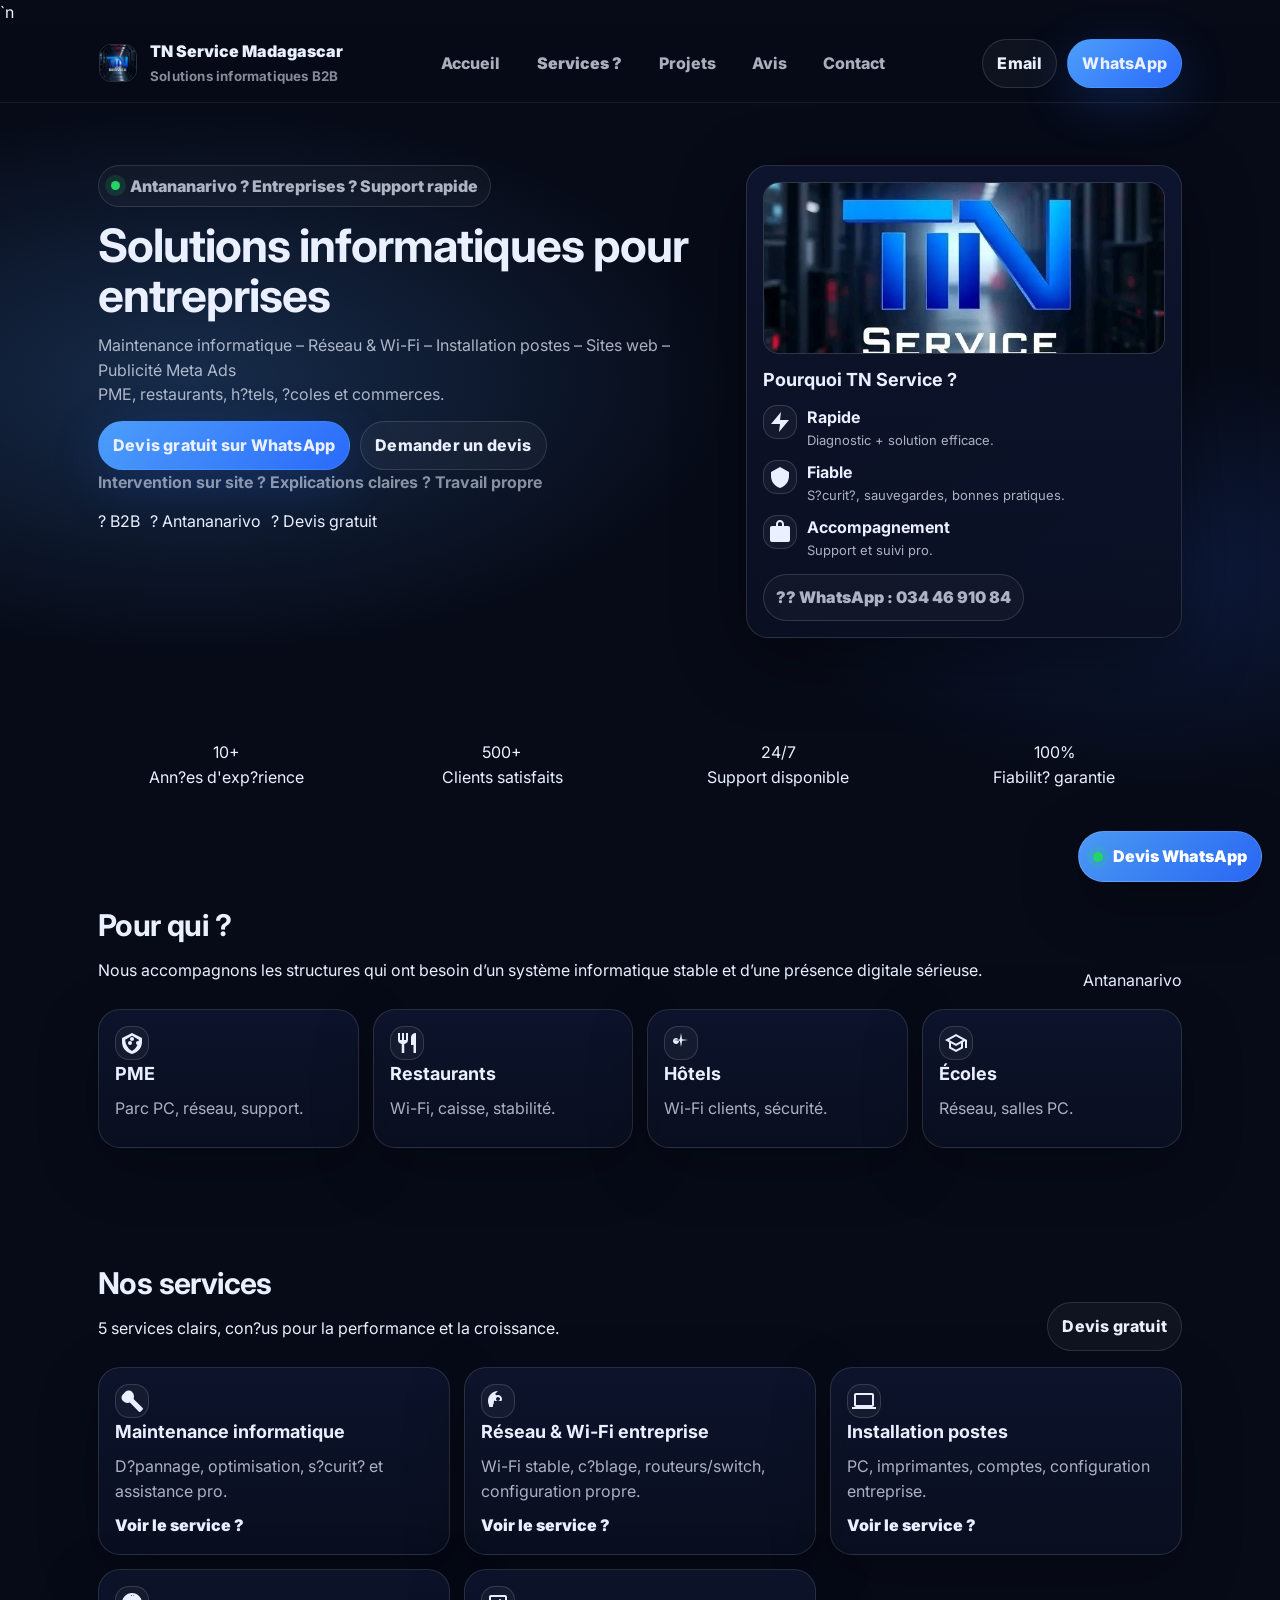
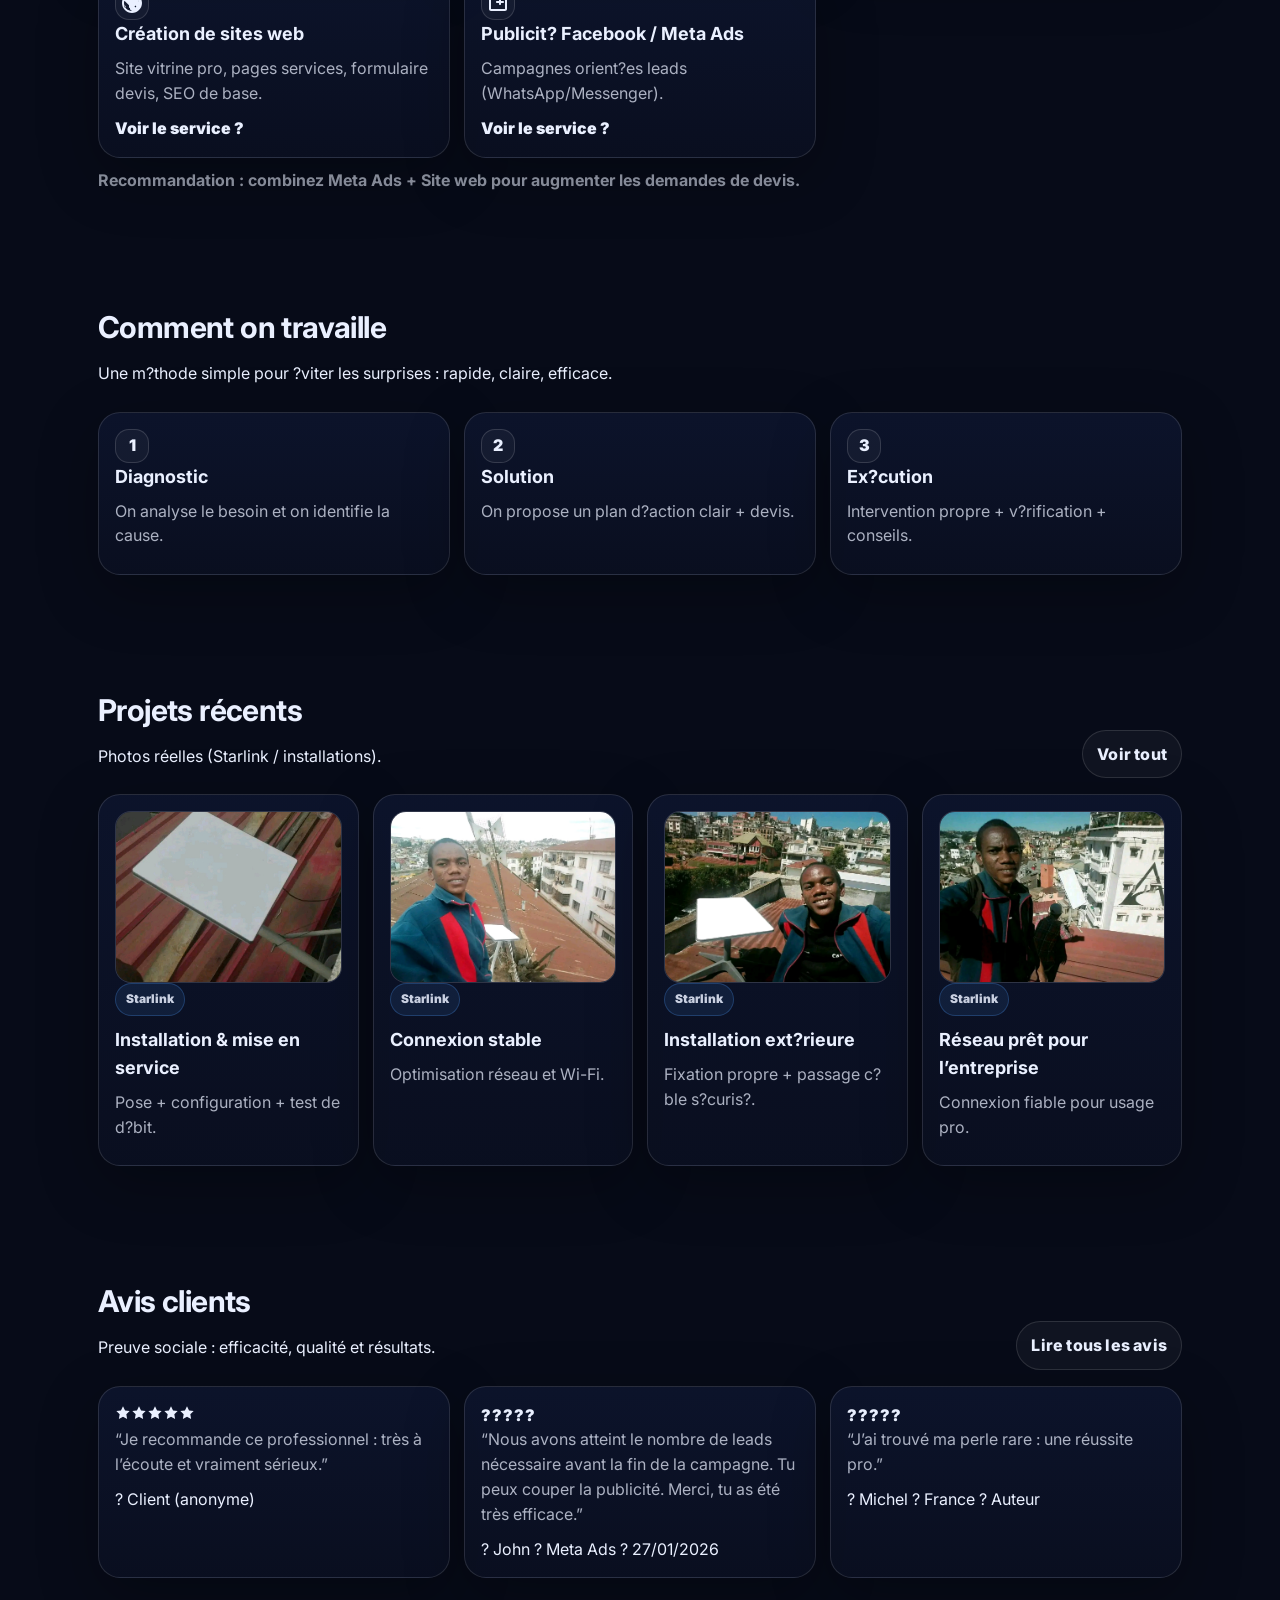
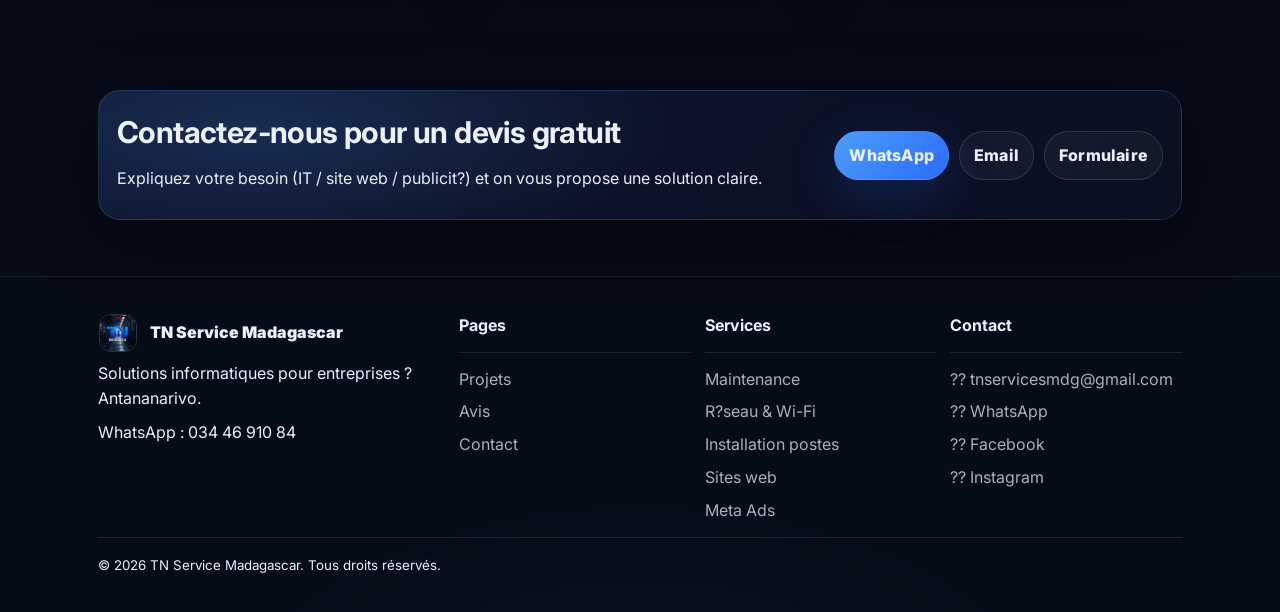
<file: index.html>
﻿<!doctype html>
<html lang="fr">
<head>
<!-- Google Tag Manager -->
<script>(function(w,d,s,l,i){w[l]=w[l]||[];w[l].push({'gtm.start':
new Date().getTime(),event:'gtm.js'});var f=d.getElementsByTagName(s)[0],
j=d.createElement(s),dl=l!='dataLayer'?'&l='+l:'';j.async=true;j.src=
'https://www.googletagmanager.com/gtm.js?id='+i+dl;f.parentNode.insertBefore(j,f);
})(window,document,'script','dataLayer','GTM-WH5J48HJ');</script>
<!-- End Google Tag Manager -->
  <meta charset="utf-8" />
  <meta name="viewport" content="width=device-width, initial-scale=1" />
  <title>TN Service Madagascar | Solutions informatiques pour entreprises à Antananarivo</title>
  <meta name="description" content="TN Service Madagascar : maintenance informatique, réseau & Wi-Fi entreprise, installation postes, création sites web et publicité Meta Ads. Devis gratuit sur WhatsApp à Antananarivo." />  <link href="https://fonts.googleapis.com/css2?family=Inter:wght@400;500;600;700&display=swap" rel="stylesheet">  <link href="https://fonts.googleapis.com/css2?family=Inter:wght@400;500;600;700&display=swap" rel="stylesheet">`n  <link rel="stylesheet" href="css/style.css" />
</head>
<body>
<!-- Google Tag Manager (noscript) -->
<noscript><iframe src="https://www.googletagmanager.com/ns.html?id=GTM-WH5J48HJ"
height="0" width="0" style="display:none;visibility:hidden"></iframe></noscript>
<!-- End Google Tag Manager (noscript) -->
  <a class="skip-link" href="#contenu">Aller au contenu</a>

  <!-- HEADER -->
  <header class="topbar">
  <div class="container">
    <nav class="nav" aria-label="Navigation principale">
      <a class="brand" href="index.html" aria-label="TN Service Madagascar - Accueil">
        <span class="brand-badge" aria-hidden="true" style="background:transparent;border:0;box-shadow:none;padding:0;">
          <img
            src="assets/logo/logo-tn-service.png"
            alt="Logo TN Service Madagascar"
            style="width:38px;height:38px;border-radius:12px;border:1px solid rgba(255,255,255,0.15);"
            onerror="this.remove(); this.parentElement.textContent='TN';"
          />
        </span>
        <span>
          TN Service Madagascar
          <small>Solutions informatiques B2B</small>
        </span>
      </a>

      <div class="menu" role="navigation">
        <a href="index.html">Accueil</a>

        <div class="dropdown" id="servicesDropdown">
          <button id="servicesDropdownBtn" aria-haspopup="true" aria-expanded="false" type="button">
            Services <span aria-hidden="true">?</span>
          </button>
          <div class="dropdown-panel" role="menu" aria-label="Sous-menu services">
            <a role="menuitem" href="services-maintenance.html">Maintenance informatique</a>
            <a role="menuitem" href="services-reseau.html">Réseau & Wi-Fi entreprise</a>
            <a role="menuitem" href="services-installation-postes.html">Installation postes</a>
            <a role="menuitem" href="services-site-web.html">Création de sites web</a>
            <a role="menuitem" href="services-meta-ads.html">Publicité Facebook / Meta Ads</a>
          </div>
        </div>

        <a href="projets.html">Projets</a>
        <a href="avis.html">Avis</a>
        <a href="contact.html">Contact</a>
      </div>

      <div class="actions">
        <a class="btn" href="mailto:tnservicesmdg@gmail.com" title="Envoyer un email">Email</a>
        <a class="btn primary" href="https://wa.me/261344691084" target="_blank" rel="noopener">WhatsApp</a>
        <button class="btn icon-btn mobile-toggle" id="mobileToggle" type="button" aria-label="Ouvrir le menu"><svg width="24" height="24" viewBox="0 0 24 24" fill="none" xmlns="http://www.w3.org/2000/svg"><path d="M3 18H21V16H3V18ZM3 13H21V11H3V13ZM3 6V8H21V6H3Z" fill="currentColor"/></svg></button>
      </div>
    </nav>

    <div class="mobile-menu" id="mobileMenu" aria-label="Menu mobile">
      <a href="index.html">Accueil</a>
      <a href="projets.html">Projets</a>
      <a href="avis.html">Avis</a>
      <a href="contact.html">Contact</a>

      <div class="sub">
        <a href="services-maintenance.html">Service ? Maintenance informatique</a>
        <a href="services-reseau.html">Service – Réseau & Wi-Fi</a>
        <a href="services-installation-postes.html">Service ? Installation postes</a>
        <a href="services-site-web.html">Service – Création site web</a>
        <a href="services-meta-ads.html">Service ? Meta Ads</a>
      </div>

      <div class="divider"></div>

      <a href="mailto:tnservicesmdg@gmail.com">?? tnservicesmdg@gmail.com</a>
      <a href="https://web.facebook.com/tnservicemdg/" target="_blank" rel="noopener">?? Facebook</a>
      <a href="https://www.instagram.com/tn_services_mdg/" target="_blank" rel="noopener">?? Instagram</a>

      <a class="btn primary" href="https://wa.me/261344691084" target="_blank" rel="noopener" style="margin-top:10px; display:inline-flex;">
        Contacter sur WhatsApp
      </a>
    </div>
  </div>
</header>

  <main id="contenu">
    <!-- HERO -->
    <section class="hero">
      <div class="container">
        <div class="hero-grid">
          <div>
            <div class="kicker"><span class="dot" aria-hidden="true"></span> Antananarivo ? Entreprises ? Support rapide</div>
            <h1>Solutions informatiques pour entreprises</h1>
            <p class="lead">
              Maintenance informatique – Réseau & Wi-Fi – Installation postes – Sites web – Publicité Meta Ads
              <br/>PME, restaurants, h?tels, ?coles et commerces.
            </p>

            <div class="hero-actions">
              <a class="btn primary" href="https://wa.me/261344691084" target="_blank" rel="noopener">Devis gratuit sur WhatsApp</a>
              <a class="btn" href="contact.html">Demander un devis</a>
            </div>

            <div class="note">Intervention sur site ? Explications claires ? Travail propre</div>

            <div style="margin-top:14px; display:flex; gap:10px; flex-wrap:wrap;">
              <span class="badge">? B2B</span>
              <span class="badge">? Antananarivo</span>
              <span class="badge">? Devis gratuit</span>
            </div>
          </div>

          <aside class="hero-card" aria-label="Preuve et points forts">
            <div class="project-media" style="margin-bottom:12px;">
              <img src="assets/img/logo-tn-service.png" alt="Projet TN Service - Installation Starlink" onerror="this.remove(); this.parentElement.textContent='Photo projet';" />
            </div>
            <h3>Pourquoi TN Service ?</h3>
            <ul class="hero-points">
              <li>
                <div class="icon" aria-hidden="true"><svg width="24" height="24" viewBox="0 0 24 24" fill="none" xmlns="http://www.w3.org/2000/svg"><path d="M13 2L3 14H12L11 22L21 10H12L13 2Z" fill="currentColor"/></svg></div>
                <div>
                  <strong>Rapide</strong>
                  <div style="color:rgba(234,240,255,0.72); font-size:13px;">Diagnostic + solution efficace.</div>
                </div>
              </li>
              <li>
                <div class="icon" aria-hidden="true"><svg width="24" height="24" viewBox="0 0 24 24" fill="none" xmlns="http://www.w3.org/2000/svg"><path d="M12 2L3 7V11C3 16.55 6.84 21.74 12 23C17.16 21.74 21 16.55 21 11V7L12 2Z" fill="currentColor"/></svg></div>
                <div>
                  <strong>Fiable</strong>
                  <div style="color:rgba(234,240,255,0.72); font-size:13px;">S?curit?, sauvegardes, bonnes pratiques.</div>
                </div>
              </li>
              <li>
                <div class="icon" aria-hidden="true"><svg width="24" height="24" viewBox="0 0 24 24" fill="none" xmlns="http://www.w3.org/2000/svg"><path d="M10.5 8.5L12 10L13.5 8.5L12 7L10.5 8.5Z" fill="currentColor"/><path d="M12 2C13.1 2 14 2.9 14 4V6H16V4C16 1.79 14.21 0 12 0S8 1.79 8 4V6H10V4C10 2.9 10.9 2 12 2Z" fill="currentColor"/><path d="M20 6H4C2.9 6 2 6.9 2 8V20C2 21.1 2.9 22 4 22H20C21.1 22 22 21.1 22 20V8C22 6.9 21.1 6 20 6Z" fill="currentColor"/></svg></div>
                <div>
                  <strong>Accompagnement</strong>
                  <div style="color:rgba(234,240,255,0.72); font-size:13px;">Support et suivi pro.</div>
                </div>
              </li>
            </ul>
            <div class="pill">?? WhatsApp : 034 46 910 84</div>
          </aside>
        </div>
      </div>
    </section>

    <!-- STATS -->
    <section class="stats animate-on-scroll">
      <div class="container">
        <div class="grid" style="grid-template-columns: repeat(4, 1fr); gap:20px; text-align:center;">
          <div class="stat">
            <div class="number">10+</div>
            <div class="label">Ann?es d'exp?rience</div>
          </div>
          <div class="stat">
            <div class="number">500+</div>
            <div class="label">Clients satisfaits</div>
          </div>
          <div class="stat">
            <div class="number">24/7</div>
            <div class="label">Support disponible</div>
          </div>
          <div class="stat">
            <div class="number">100%</div>
            <div class="label">Fiabilit? garantie</div>
          </div>
        </div>
      </div>
    </section>

    <!-- CLIENTS / SECTEURS -->
    <section aria-label="Secteurs" class="animate-on-scroll">
      <div class="container">
        <div class="section-head">
          <div>
            <h2>Pour qui ?</h2>
            <p>Nous accompagnons les structures qui ont besoin d’un système informatique stable et d’une présence digitale sérieuse.</p>
          </div>
          <span class="badge">Antananarivo</span>
        </div>

        <div class="grid" style="grid-template-columns: repeat(4, 1fr); gap:14px;">
          <div class="card"><div class="icon" aria-hidden="true"><svg width="24" height="24" viewBox="0 0 24 24" fill="none" xmlns="http://www.w3.org/2000/svg"><path d="M12 2L2 7V11C2 16.55 5.84 21.74 12 23C18.16 21.74 22 16.55 22 11V7L12 2ZM12 4.68L18.84 8.83C18.46 13.92 15.52 18.34 12 19.92C8.48 18.34 5.54 13.92 5.16 8.83L12 4.68ZM12 6C10.9 6 10 6.9 10 8S10.9 10 12 10 14 9.1 14 8 13.1 6 12 6ZM8 12C8 13.1 8.9 14 10 14S12 13.1 12 12 11.1 10 10 10 8 10.9 8 12ZM16 12C16 13.1 16.9 14 18 14S20 13.1 20 12 19.1 10 18 10 16 10.9 16 12Z" fill="currentColor"/></svg></div><h3>PME</h3><p>Parc PC, réseau, support.</p></div>
          <div class="card"><div class="icon" aria-hidden="true"><svg width="24" height="24" viewBox="0 0 24 24" fill="none" xmlns="http://www.w3.org/2000/svg"><path d="M11 9H9V2H7V9H5V2H3V9C3 11.12 4.66 12.84 6.75 12.97V22H9.25V12.97C11.34 12.84 13 11.12 13 9V2H11V9ZM16 6V14H18.5V22H21V2C18.24 2 16.62 3.62 16 6Z" fill="currentColor"/></svg></div><h3>Restaurants</h3><p>Wi-Fi, caisse, stabilité.</p></div>
          <div class="card"><div class="icon" aria-hidden="true"><svg width="24" height="24" viewBox="0 0 24 24" fill="none" xmlns="http://www.w3.org/2000/svg"><path d="M7 13C8.66 13 10 11.66 10 10C10 8.34 8.66 7 7 7C5.34 7 4 8.34 4 10C4 11.66 5.34 13 7 13ZM12 2L13.09 8.26L19 9L13.09 9.74L12 16L10.91 9.74L5 9L10.91 8.26L12 2Z" fill="currentColor"/></svg></div><h3>Hôtels</h3><p>Wi-Fi clients, sécurité.</p></div>
          <div class="card"><div class="icon" aria-hidden="true"><svg width="24" height="24" viewBox="0 0 24 24" fill="none" xmlns="http://www.w3.org/2000/svg"><path d="M12 3L1 9L5 11.18V17.18L12 21L19 17.18V11.18L21 10.09V17H23V9L12 3ZM18.82 9L12 12.72L5.18 9L12 5.28L18.82 9ZM17 16L12 18.72L7 16V12.27L12 15L17 12.27V16Z" fill="currentColor"/></svg></div><h3>Écoles</h3><p>Réseau, salles PC.</p></div>
        </div>
      </div>
    </section>

    <!-- SERVICES -->
    <section aria-labelledby="services" class="animate-on-scroll">
      <div class="container">
        <div class="section-head">
          <div>
            <h2 id="services">Nos services</h2>
            <p>5 services clairs, con?us pour la performance et la croissance.</p>
          </div>
          <a class="btn" href="contact.html">Devis gratuit</a>
        </div>

        <div class="grid services">
          <article class="card">
            <div class="icon" aria-hidden="true"><svg width="24" height="24" viewBox="0 0 24 24" fill="none" xmlns="http://www.w3.org/2000/svg"><path d="M22.7 19L13.6 9.9C14.5 7.6 14 4.9 12.1 3C10.1 1 7.1 1.2 5.7 2.6L2.6 5.7C1.2 7.1 1 10.1 3 12.1C4.9 14 7.6 14.5 9.9 13.6L19 22.7C19.4 23.1 20 23.1 20.4 22.7L22.7 20.4C23.1 20 23.1 19.4 22.7 19Z" fill="currentColor"/></svg></div>
            <h3>Maintenance informatique</h3>
            <p>D?pannage, optimisation, s?curit? et assistance pro.</p>
            <a class="link" href="services-maintenance.html">Voir le service ?</a>
          </article>

          <article class="card">
            <div class="icon" aria-hidden="true"><svg width="24" height="24" viewBox="0 0 24 24" fill="none" xmlns="http://www.w3.org/2000/svg"><path d="M12 2C6.48 2 2 6.48 2 12C2 13.54 2.36 14.98 3 16.36V17C3 17.55 3.45 18 4 18H6C6.55 18 7 17.55 7 17V16.36C7.64 14.98 8 13.54 8 12C8 9.79 8.9 7.8 10.34 6.36L9 5L12 2ZM12 6C9.79 6 8 7.79 8 10C8 10.74 8.21 11.42 8.56 12H15.44C15.79 11.42 16 10.74 16 10C16 7.79 14.21 6 12 6ZM12 8C13.1 8 14 8.9 14 10C14 11.1 13.1 12 12 12S10 11.1 10 10C10 8.9 11.1 8 12 8Z" fill="currentColor"/></svg></div>
            <h3>Réseau & Wi-Fi entreprise</h3>
            <p>Wi-Fi stable, c?blage, routeurs/switch, configuration propre.</p>
            <a class="link" href="services-reseau.html">Voir le service ?</a>
          </article>

          <article class="card">
            <div class="icon" aria-hidden="true"><svg width="24" height="24" viewBox="0 0 24 24" fill="none" xmlns="http://www.w3.org/2000/svg"><path d="M20 18C21.1 18 21.99 17.1 21.99 16L22 6C22 4.9 21.1 4 20 4H4C2.9 4 2 4.9 2 6V16C2 17.1 2.9 18 4 18H0V20H24V18H20ZM4 6H20V16H4V6Z" fill="currentColor"/></svg></div>
            <h3>Installation postes</h3>
            <p>PC, imprimantes, comptes, configuration entreprise.</p>
            <a class="link" href="services-installation-postes.html">Voir le service ?</a>
          </article>

          <article class="card">
            <div class="icon" aria-hidden="true"><svg width="24" height="24" viewBox="0 0 24 24" fill="none" xmlns="http://www.w3.org/2000/svg"><path d="M12 2C6.48 2 2 6.48 2 12C2 17.52 6.48 22 12 22C17.52 22 22 17.52 22 12C22 6.48 17.52 2 12 2ZM12 20C7.59 20 4 16.41 4 12C4 11.21 4.16 10.45 4.45 9.74L9 14.29V16C9 16.55 9.45 17 10 17V18.59C10.33 18.84 10.68 19.05 11.05 19.22L12 20ZM15.55 16.5L14.5 15.45C14.78 15.17 15.05 14.87 15.3 14.55L16.35 15.6C16.08 15.87 15.79 16.12 15.55 16.5ZM18.95 10.74C18.84 10.33 18.68 9.94 18.5 9.57L16.95 8.02C17.27 8.28 17.57 8.56 17.83 8.82L18.95 9.94V10.74ZM12 4C12.41 4 12.81 4.05 13.2 4.13L14.25 5.18C13.87 5.05 13.45 4.96 13 4.96V4H12ZM10.8 4.13C11.19 4.05 11.59 4 12 4V4.96C11.55 4.96 11.13 5.05 10.75 5.18L11.8 4.13H10.8ZM8.17 8.82C8.43 8.56 8.73 8.28 9.05 8.02L7.5 6.47C7.32 6.9 7.16 7.29 7.05 7.7L8.17 8.82ZM5.05 14.55C5.3 14.87 5.57 15.17 5.85 15.45L4.8 16.5C4.56 16.12 4.27 15.87 4.05 14.55ZM4.78 9.74C5.05 9.05 5.39 8.39 5.78 7.82L4.63 6.67C4.32 7.05 4.05 7.45 3.78 7.86L4.78 9.74Z" fill="currentColor"/></svg></div>
            <h3>Création de sites web</h3>
            <p>Site vitrine pro, pages services, formulaire devis, SEO de base.</p>
            <a class="link" href="services-site-web.html">Voir le service ?</a>
          </article>

          <article class="card">
            <div class="icon" aria-hidden="true"><svg width="24" height="24" viewBox="0 0 24 24" fill="none" xmlns="http://www.w3.org/2000/svg"><path d="M18 11C18 11.55 17.55 12 17 12H15V13C15 13.55 14.55 14 14 14S13 13.55 13 13V12H11C10.45 12 10 11.55 10 11S10.45 10 11 10H13V9C13 8.45 13.45 8 14 8S15 8.45 15 9V10H17C17.55 10 18 10.45 18 11ZM21 6V18C21 19.1 20.1 20 19 20H5C3.9 20 3 19.1 3 18V6C3 4.9 3.9 4 5 4H19C20.1 4 21 4.9 21 6ZM19 6H5V18H19V6Z" fill="currentColor"/></svg></div>
            <h3>Publicit? Facebook / Meta Ads</h3>
            <p>Campagnes orient?es leads (WhatsApp/Messenger).</p>
            <a class="link" href="services-meta-ads.html">Voir le service ?</a>
          </article>
        </div>

        <div class="note" style="margin-top:10px;">
          Recommandation : combinez <strong>Meta Ads + Site web</strong> pour augmenter les demandes de devis.
        </div>
      </div>
    </section>

    <!-- PROCESS -->
    <section aria-label="M?thode de travail" class="animate-on-scroll">
      <div class="container">
        <div class="section-head">
          <div>
            <h2>Comment on travaille</h2>
            <p>Une m?thode simple pour ?viter les surprises : rapide, claire, efficace.</p>
          </div>
        </div>

        <div class="grid" style="grid-template-columns: repeat(3, 1fr); gap:14px;">
          <div class="card">
            <div class="icon" aria-hidden="true">1</div>
            <h3>Diagnostic</h3>
            <p>On analyse le besoin et on identifie la cause.</p>
          </div>
          <div class="card">
            <div class="icon" aria-hidden="true">2</div>
            <h3>Solution</h3>
            <p>On propose un plan d?action clair + devis.</p>
          </div>
          <div class="card">
            <div class="icon" aria-hidden="true">3</div>
            <h3>Ex?cution</h3>
            <p>Intervention propre + v?rification + conseils.</p>
          </div>
        </div>
      </div>
    </section>

    <!-- PROJECTS -->
    <section aria-labelledby="projets" class="animate-on-scroll">
      <div class="container">
        <div class="section-head">
          <div>
            <h2 id="projets">Projets récents</h2>
            <p>Photos réelles (Starlink / installations).</p>
          </div>
          <a class="btn" href="projets.html">Voir tout</a>
        </div>

        <div class="grid projects">
          <article class="card">
            <div class="project-media">
              <img src="assets/img/starlink2.jpg" alt="Installation Starlink - Photo 2" onerror="this.remove(); this.parentElement.textContent='Photo projet';" />
            </div>
            <div class="tag">Starlink</div>
            <h3>Installation & mise en service</h3>
            <p>Pose + configuration + test de d?bit.</p>
          </article>

          <article class="card">
            <div class="project-media">
              <img src="assets/img/starlink3.jpg" alt="Installation Starlink - Photo 3" onerror="this.remove(); this.parentElement.textContent='Photo projet';" />
            </div>
            <div class="tag">Starlink</div>
            <h3>Connexion stable</h3>
            <p>Optimisation réseau et Wi-Fi.</p>
          </article>

          <article class="card">
            <div class="project-media">
              <img src="assets/img/starlink4.jpg" alt="Installation Starlink - Photo 4" onerror="this.remove(); this.parentElement.textContent='Photo projet';" />
            </div>
            <div class="tag">Starlink</div>
            <h3>Installation ext?rieure</h3>
            <p>Fixation propre + passage c?ble s?curis?.</p>
          </article>

          <article class="card">
            <div class="project-media">
              <img src="assets/img/starlink5.jpg" alt="Installation Starlink - Photo 5" onerror="this.remove(); this.parentElement.textContent='Photo projet';" />
            </div>
            <div class="tag">Starlink</div>
            <h3>Réseau prêt pour l’entreprise</h3>
            <p>Connexion fiable pour usage pro.</p>
          </article>
        </div>
      </div>
    </section>

    <!-- TESTIMONIALS -->
    <section aria-labelledby="avis" class="animate-on-scroll">
      <div class="container">
        <div class="section-head">
          <div>
            <h2 id="avis">Avis clients</h2>
            <p>Preuve sociale : efficacité, qualité et résultats.</p>
          </div>
          <a class="btn" href="avis.html">Lire tous les avis</a>
        </div>

        <div class="grid testimonials">
          <article class="card">
            <div class="stars" aria-label="5 étoiles"><svg width="16" height="16" viewBox="0 0 24 24" fill="none" xmlns="http://www.w3.org/2000/svg"><path d="M12 2L15.09 8.26L22 9L17 14L18.18 21L12 17.77L5.82 21L7 14L2 9L8.91 8.26L12 2Z" fill="currentColor"/></svg><svg width="16" height="16" viewBox="0 0 24 24" fill="none" xmlns="http://www.w3.org/2000/svg"><path d="M12 2L15.09 8.26L22 9L17 14L18.18 21L12 17.77L5.82 21L7 14L2 9L8.91 8.26L12 2Z" fill="currentColor"/></svg><svg width="16" height="16" viewBox="0 0 24 24" fill="none" xmlns="http://www.w3.org/2000/svg"><path d="M12 2L15.09 8.26L22 9L17 14L18.18 21L12 17.77L5.82 21L7 14L2 9L8.91 8.26L12 2Z" fill="currentColor"/></svg><svg width="16" height="16" viewBox="0 0 24 24" fill="none" xmlns="http://www.w3.org/2000/svg"><path d="M12 2L15.09 8.26L22 9L17 14L18.18 21L12 17.77L5.82 21L7 14L2 9L8.91 8.26L12 2Z" fill="currentColor"/></svg><svg width="16" height="16" viewBox="0 0 24 24" fill="none" xmlns="http://www.w3.org/2000/svg"><path d="M12 2L15.09 8.26L22 9L17 14L18.18 21L12 17.77L5.82 21L7 14L2 9L8.91 8.26L12 2Z" fill="currentColor"/></svg></div>
            <p>“Je recommande ce professionnel : très à l’écoute et vraiment sérieux.”</p>
            <div class="testimonial-name">? Client (anonyme)</div>
          </article>

          <article class="card">
            <div class="stars" aria-label="5 ?toiles">?????</div>
            <p>“Nous avons atteint le nombre de leads nécessaire avant la fin de la campagne. Tu peux couper la publicité. Merci, tu as été très efficace.”</p>
            <div class="testimonial-name">? John ? Meta Ads ? 27/01/2026</div>
          </article>

          <article class="card">
            <div class="stars" aria-label="5 ?toiles">?????</div>
            <p>“J’ai trouvé ma perle rare : une réussite pro.”</p>
            <div class="testimonial-name">? Michel ? France ? Auteur</div>
          </article>
        </div>
      </div>
    </section>

    <!-- CTA -->
    <section aria-label="Appel ? l'action" class="animate-on-scroll">
      <div class="container">
        <div class="cta">
          <div>
            <h2>Contactez-nous pour un devis gratuit</h2>
            <p>Expliquez votre besoin (IT / site web / publicit?) et on vous propose une solution claire.</p>
          </div>
          <div style="display:flex; gap:10px; flex-wrap:wrap;">
            <a class="btn primary" href="https://wa.me/261344691084" target="_blank" rel="noopener">WhatsApp</a>
            <a class="btn" href="mailto:tnservicesmdg@gmail.com">Email</a>
            <a class="btn" href="contact.html">Formulaire</a>
          </div>
        </div>
      </div>
    </section>
  </main>

  <!-- FOOTER -->
  <footer class="footer">
  <div class="container">
    <div class="footer-grid" style="grid-template-columns: 1.5fr 1fr 1fr 1fr;">
      <div>
        <div class="brand" style="margin-bottom:8px;">
          <span class="brand-badge" aria-hidden="true" style="background:transparent;border:0;box-shadow:none;padding:0;">
            <img
              src="assets/logo/logo-tn-service.png"
              alt="Logo TN Service Madagascar"
              style="width:38px;height:38px;border-radius:12px;border:1px solid rgba(255,255,255,0.15);"
              onerror="this.remove(); this.parentElement.textContent='TN';"
            />
          </span>
          <span>TN Service Madagascar</span>
        </div>
        <p>Solutions informatiques pour entreprises ? Antananarivo.</p>
        <span class="badge">WhatsApp : 034 46 910 84</span>
      </div>

      <div>
        <strong>Pages</strong>
        <div class="divider"></div>
        <div style="display:grid; gap:8px;">
          <a href="projets.html">Projets</a>
          <a href="avis.html">Avis</a>
          <a href="contact.html">Contact</a>
        </div>
      </div>

      <div>
        <strong>Services</strong>
        <div class="divider"></div>
        <div style="display:grid; gap:8px;">
          <a href="services-maintenance.html">Maintenance</a>
          <a href="services-reseau.html">R?seau & Wi-Fi</a>
          <a href="services-installation-postes.html">Installation postes</a>
          <a href="services-site-web.html">Sites web</a>
          <a href="services-meta-ads.html">Meta Ads</a>
        </div>
      </div>

      <div>
        <strong>Contact</strong>
        <div class="divider"></div>
        <div style="display:grid; gap:8px;">
          <a href="mailto:tnservicesmdg@gmail.com">?? tnservicesmdg@gmail.com</a>
          <a href="https://wa.me/261344691084" target="_blank" rel="noopener">?? WhatsApp</a>
          <a href="https://web.facebook.com/tnservicemdg/" target="_blank" rel="noopener">?? Facebook</a>
          <a href="https://www.instagram.com/tn_services_mdg/" target="_blank" rel="noopener">?? Instagram</a>
        </div>
      </div>
    </div>

    <div class="divider"></div>
    <small>© <span id="year"></span> TN Service Madagascar. Tous droits réservés.</small>
  </div>
</footer>

  <script>
    document.getElementById("year").textContent = new Date().getFullYear();
  </script>
  <script src="js/script.js"></script>
</body>
</html>
</file>
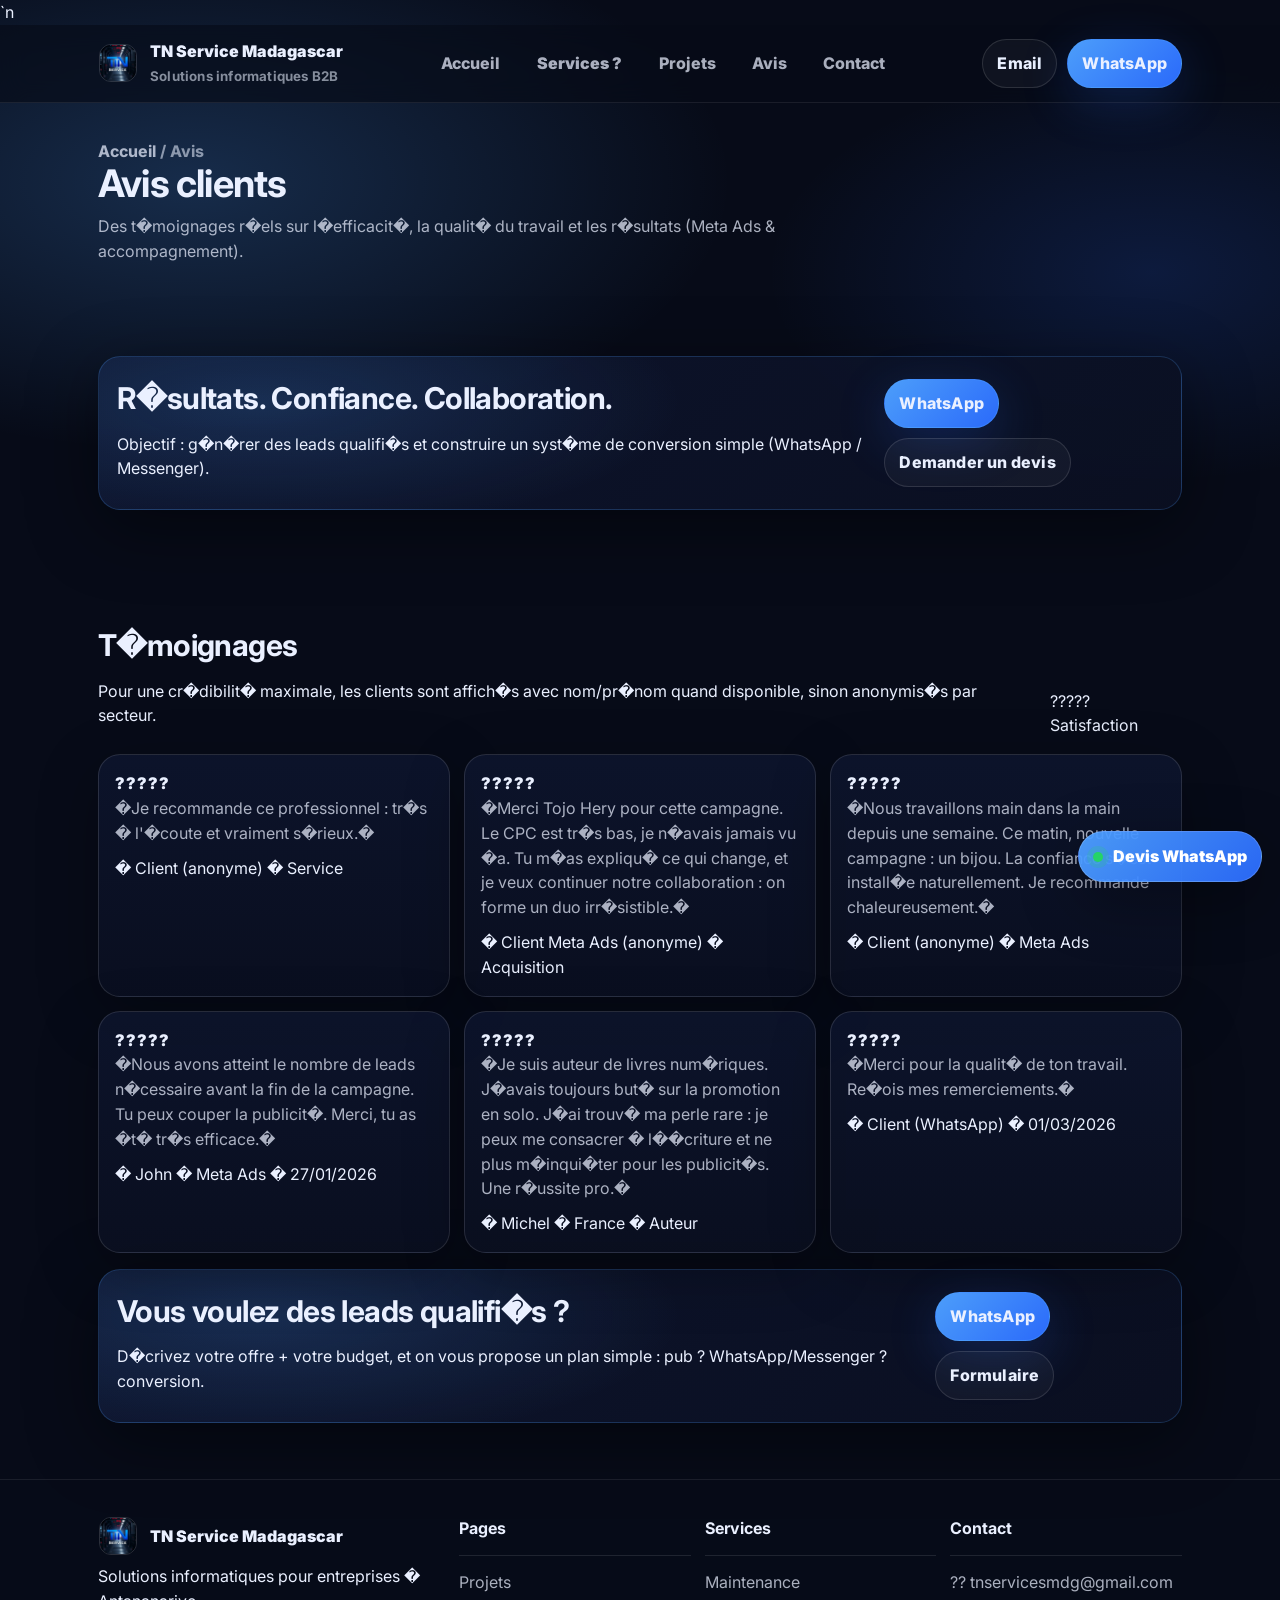
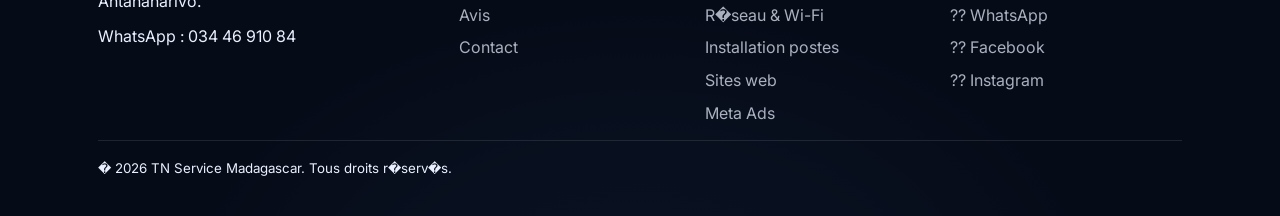
<file: avis.html>
<!doctype html>
<html lang="fr">
<head>
<!-- Google Tag Manager -->
<script>(function(w,d,s,l,i){w[l]=w[l]||[];w[l].push({'gtm.start':
new Date().getTime(),event:'gtm.js'});var f=d.getElementsByTagName(s)[0],
j=d.createElement(s),dl=l!='dataLayer'?'&l='+l:'';j.async=true;j.src=
'https://www.googletagmanager.com/gtm.js?id='+i+dl;f.parentNode.insertBefore(j,f);
})(window,document,'script','dataLayer','GTM-WH5J48HJ');</script>
<!-- End Google Tag Manager -->
  <meta charset="utf-8" />
  <meta name="viewport" content="width=device-width, initial-scale=1" />
  <title>Avis clients | TN Service Madagascar</title>
  <meta name="description" content="Avis clients TN Service Madagascar : retours r�els sur Meta Ads, performance, CPC bas, g�n�ration de leads et accompagnement professionnel." />
  <link href="https://fonts.googleapis.com/css2?family=Inter:wght@400;500;600;700&display=swap" rel="stylesheet">`n  <link rel="stylesheet" href="css/style.css" />
</head>
<body>
<!-- Google Tag Manager (noscript) -->
<noscript><iframe src="https://www.googletagmanager.com/ns.html?id=GTM-WH5J48HJ"
height="0" width="0" style="display:none;visibility:hidden"></iframe></noscript>
<!-- End Google Tag Manager (noscript) -->
  <a class="skip-link" href="#contenu">Aller au contenu</a>

  <!-- HEADER -->
  <header class="topbar">
  <div class="container">
    <nav class="nav" aria-label="Navigation principale">
      <a class="brand" href="index.html" aria-label="TN Service Madagascar - Accueil">
        <span class="brand-badge" aria-hidden="true" style="background:transparent;border:0;box-shadow:none;padding:0;">
          <img
            src="assets/logo/logo-tn-service.png"
            alt="Logo TN Service Madagascar"
            style="width:38px;height:38px;border-radius:12px;border:1px solid rgba(255,255,255,0.15);"
            onerror="this.remove(); this.parentElement.textContent='TN';"
          />
        </span>
        <span>
          TN Service Madagascar
          <small>Solutions informatiques B2B</small>
        </span>
      </a>

      <div class="menu" role="navigation">
        <a href="index.html">Accueil</a>

        <div class="dropdown" id="servicesDropdown">
          <button id="servicesDropdownBtn" aria-haspopup="true" aria-expanded="false" type="button">
            Services <span aria-hidden="true">?</span>
          </button>
          <div class="dropdown-panel" role="menu" aria-label="Sous-menu services">
            <a role="menuitem" href="services-maintenance.html">Maintenance informatique</a>
            <a role="menuitem" href="services-reseau.html">R�seau & Wi-Fi entreprise</a>
            <a role="menuitem" href="services-installation-postes.html">Installation postes</a>
            <a role="menuitem" href="services-site-web.html">Cr�ation de sites web</a>
            <a role="menuitem" href="services-meta-ads.html">Publicit� Facebook / Meta Ads</a>
          </div>
        </div>

        <a href="projets.html">Projets</a>
        <a href="avis.html">Avis</a>
        <a href="contact.html">Contact</a>
      </div>

      <div class="actions">
        <a class="btn" href="mailto:tnservicesmdg@gmail.com" title="Envoyer un email">Email</a>
        <a class="btn primary" href="https://wa.me/261344691084" target="_blank" rel="noopener">WhatsApp</a>
        <button class="btn icon-btn mobile-toggle" id="mobileToggle" type="button" aria-label="Ouvrir le menu">?</button>
      </div>
    </nav>

    <div class="mobile-menu" id="mobileMenu" aria-label="Menu mobile">
      <a href="index.html">Accueil</a>
      <a href="projets.html">Projets</a>
      <a href="avis.html">Avis</a>
      <a href="contact.html">Contact</a>

      <div class="sub">
        <a href="services-maintenance.html">Service � Maintenance informatique</a>
        <a href="services-reseau.html">Service � R�seau & Wi-Fi</a>
        <a href="services-installation-postes.html">Service � Installation postes</a>
        <a href="services-site-web.html">Service � Cr�ation site web</a>
        <a href="services-meta-ads.html">Service � Meta Ads</a>
      </div>

      <div class="divider"></div>

      <a href="mailto:tnservicesmdg@gmail.com">?? tnservicesmdg@gmail.com</a>
      <a href="https://web.facebook.com/tnservicemdg/" target="_blank" rel="noopener">?? Facebook</a>
      <a href="https://www.instagram.com/tn_services_mdg/" target="_blank" rel="noopener">?? Instagram</a>

      <a class="btn primary" href="https://wa.me/261344691084" target="_blank" rel="noopener" style="margin-top:10px; display:inline-flex;">
        Contacter sur WhatsApp
      </a>
    </div>
  </div>
</header>

  <!-- MAIN -->
  <main id="contenu">
    <section class="page-title">
      <div class="container">
        <div class="breadcrumbs"><a href="index.html">Accueil</a> / Avis</div>
        <h1>Avis clients</h1>
        <p class="lead">Des t�moignages r�els sur l�efficacit�, la qualit� du travail et les r�sultats (Meta Ads & accompagnement).</p>
      </div>
    </section>

    <!-- TRUST BLOCK -->
    <section aria-label="Preuves et confiance">
      <div class="container">
        <div class="cta">
          <div>
            <h2>R�sultats. Confiance. Collaboration.</h2>
            <p>Objectif : g�n�rer des leads qualifi�s et construire un syst�me de conversion simple (WhatsApp / Messenger).</p>
          </div>
          <div style="display:flex; gap:10px; flex-wrap:wrap;">
            <a class="btn primary" href="https://wa.me/261344691084" target="_blank" rel="noopener">WhatsApp</a>
            <a class="btn" href="contact.html">Demander un devis</a>
          </div>
        </div>
      </div>
    </section>

    <!-- TESTIMONIALS -->
    <section aria-labelledby="temoignages">
      <div class="container">
        <div class="section-head">
          <div>
            <h2 id="temoignages">T�moignages</h2>
            <p>Pour une cr�dibilit� maximale, les clients sont affich�s avec nom/pr�nom quand disponible, sinon anonymis�s par secteur.</p>
          </div>
          <span class="badge">????? Satisfaction</span>
        </div>

        <div class="grid testimonials">

          <article class="card">
            <div class="stars" aria-label="5 �toiles">?????</div>
            <p>�Je recommande ce professionnel : tr�s � l'�coute et vraiment s�rieux.�</p>
            <div class="testimonial-name">� Client (anonyme) � Service</div>
          </article>

          <article class="card">
            <div class="stars" aria-label="5 �toiles">?????</div>
            <p>�Merci Tojo Hery pour cette campagne. Le CPC est tr�s bas, je n�avais jamais vu �a. Tu m�as expliqu� ce qui change, et je veux continuer notre collaboration : on forme un duo irr�sistible.�</p>
            <div class="testimonial-name">� Client Meta Ads (anonyme) � Acquisition</div>
          </article>

          <article class="card">
            <div class="stars" aria-label="5 �toiles">?????</div>
            <p>�Nous travaillons main dans la main depuis une semaine. Ce matin, nouvelle campagne : un bijou. La confiance s�est install�e naturellement. Je recommande chaleureusement.�</p>
            <div class="testimonial-name">� Client (anonyme) � Meta Ads</div>
          </article>

          <article class="card">
            <div class="stars" aria-label="5 �toiles">?????</div>
            <p>�Nous avons atteint le nombre de leads n�cessaire avant la fin de la campagne. Tu peux couper la publicit�. Merci, tu as �t� tr�s efficace.�</p>
            <div class="testimonial-name">� John � Meta Ads � 27/01/2026</div>
          </article>

          <article class="card">
            <div class="stars" aria-label="5 �toiles">?????</div>
            <p>�Je suis auteur de livres num�riques. J�avais toujours but� sur la promotion en solo. J�ai trouv� ma perle rare : je peux me consacrer � l��criture et ne plus m�inqui�ter pour les publicit�s. Une r�ussite pro.�</p>
            <div class="testimonial-name">� Michel � France � Auteur</div>
          </article>

          <article class="card">
            <div class="stars" aria-label="5 �toiles">?????</div>
            <p>�Merci pour la qualit� de ton travail. Re�ois mes remerciements.�</p>
            <div class="testimonial-name">� Client (WhatsApp) � 01/03/2026</div>
          </article>

        </div>

        <!-- CTA -->
        <div style="margin-top:16px;">
          <div class="cta">
            <div>
              <h2>Vous voulez des leads qualifi�s ?</h2>
              <p>D�crivez votre offre + votre budget, et on vous propose un plan simple : pub ? WhatsApp/Messenger ? conversion.</p>
            </div>
            <div style="display:flex; gap:10px; flex-wrap:wrap;">
              <a class="btn primary" href="https://wa.me/261344691084" target="_blank" rel="noopener">WhatsApp</a>
              <a class="btn" href="contact.html">Formulaire</a>
            </div>
          </div>
        </div>

      </div>
    </section>
  </main>

  <!-- FOOTER -->
  <footer class="footer">
  <div class="container">
    <div class="footer-grid" style="grid-template-columns: 1.5fr 1fr 1fr 1fr;">
      <div>
        <div class="brand" style="margin-bottom:8px;">
          <span class="brand-badge" aria-hidden="true" style="background:transparent;border:0;box-shadow:none;padding:0;">
            <img
              src="assets/logo/logo-tn-service.png"
              alt="Logo TN Service Madagascar"
              style="width:38px;height:38px;border-radius:12px;border:1px solid rgba(255,255,255,0.15);"
              onerror="this.remove(); this.parentElement.textContent='TN';"
            />
          </span>
          <span>TN Service Madagascar</span>
        </div>
        <p>Solutions informatiques pour entreprises � Antananarivo.</p>
        <span class="badge">WhatsApp : 034 46 910 84</span>
      </div>

      <div>
        <strong>Pages</strong>
        <div class="divider"></div>
        <div style="display:grid; gap:8px;">
          <a href="projets.html">Projets</a>
          <a href="avis.html">Avis</a>
          <a href="contact.html">Contact</a>
        </div>
      </div>

      <div>
        <strong>Services</strong>
        <div class="divider"></div>
        <div style="display:grid; gap:8px;">
          <a href="services-maintenance.html">Maintenance</a>
          <a href="services-reseau.html">R�seau & Wi-Fi</a>
          <a href="services-installation-postes.html">Installation postes</a>
          <a href="services-site-web.html">Sites web</a>
          <a href="services-meta-ads.html">Meta Ads</a>
        </div>
      </div>

      <div>
        <strong>Contact</strong>
        <div class="divider"></div>
        <div style="display:grid; gap:8px;">
          <a href="mailto:tnservicesmdg@gmail.com">?? tnservicesmdg@gmail.com</a>
          <a href="https://wa.me/261344691084" target="_blank" rel="noopener">?? WhatsApp</a>
          <a href="https://web.facebook.com/tnservicemdg/" target="_blank" rel="noopener">?? Facebook</a>
          <a href="https://www.instagram.com/tn_services_mdg/" target="_blank" rel="noopener">?? Instagram</a>
        </div>
      </div>
    </div>

    <div class="divider"></div>
    <small>� <span id="year"></span> TN Service Madagascar. Tous droits r�serv�s.</small>
  </div>
</footer>

  <script>
    document.getElementById("year").textContent = new Date().getFullYear();
  </script>
  <script src="js/script.js"></script>
</body>
</html>
</file>
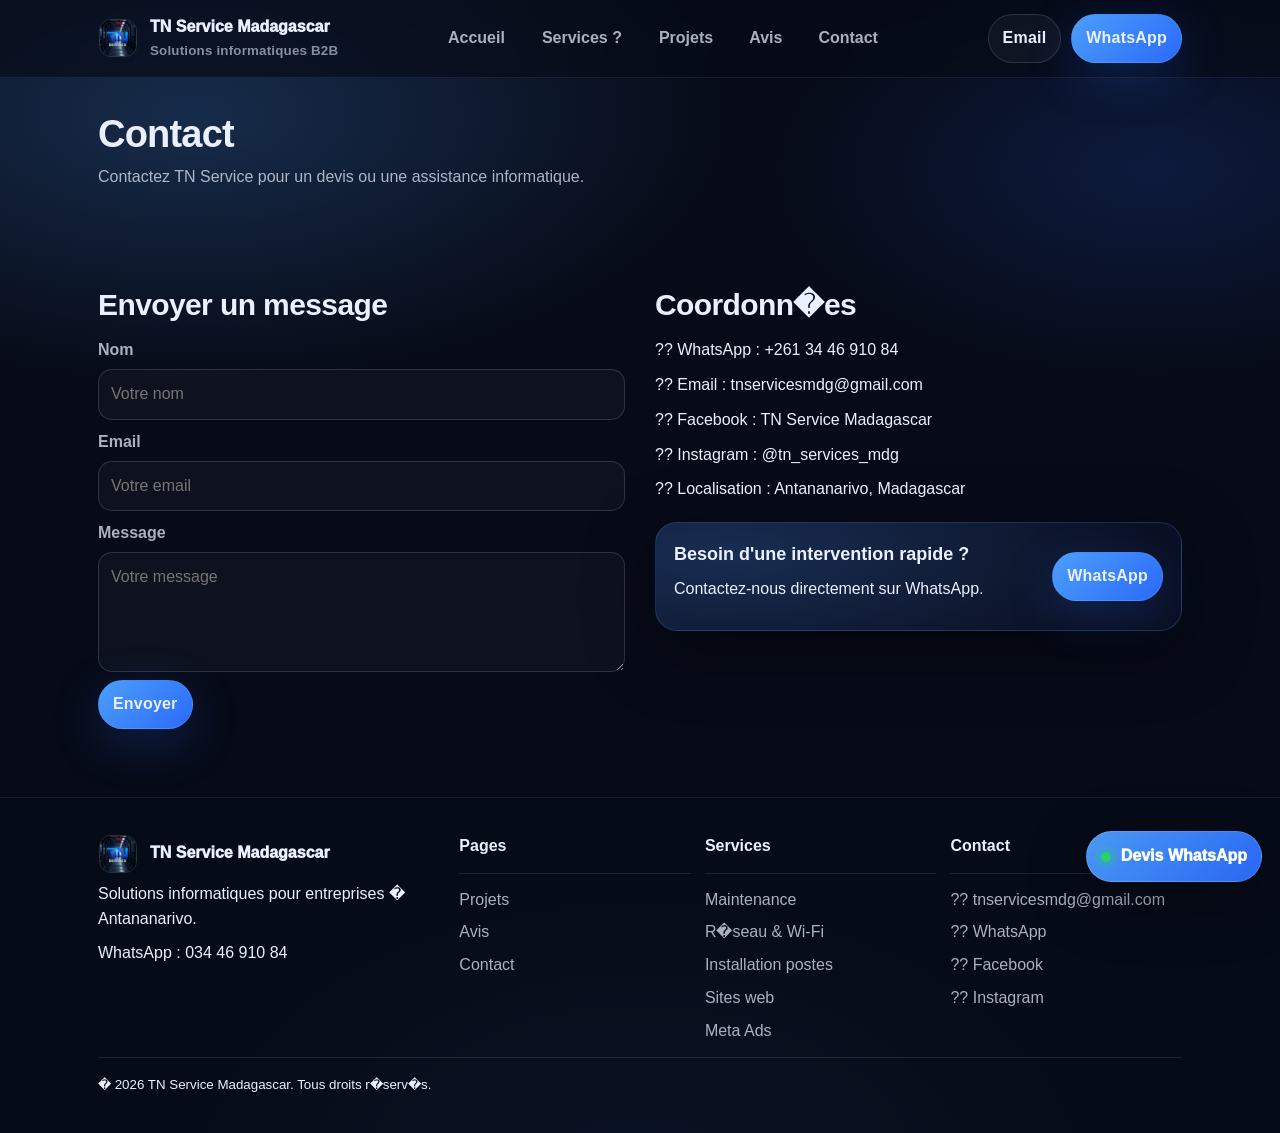
<file: contact.html>
<!doctype html>
<html lang="fr">
<head>
<!-- Google Tag Manager -->
<script>(function(w,d,s,l,i){w[l]=w[l]||[];w[l].push({'gtm.start':
new Date().getTime(),event:'gtm.js'});var f=d.getElementsByTagName(s)[0],
j=d.createElement(s),dl=l!='dataLayer'?'&l='+l:'';j.async=true;j.src=
'https://www.googletagmanager.com/gtm.js?id='+i+dl;f.parentNode.insertBefore(j,f);
})(window,document,'script','dataLayer','GTM-WH5J48HJ');</script>
<!-- End Google Tag Manager -->

<meta charset="utf-8">
<meta name="viewport" content="width=device-width, initial-scale=1">

<title>Contact | TN Service Madagascar</title>

<meta name="description" content="Contactez TN Service Madagascar pour maintenance informatique, r�seau, cr�ation site web ou publicit� Meta Ads � Antananarivo.">

<link rel="stylesheet" href="css/style.css">

</head>

<body>
<!-- Google Tag Manager (noscript) -->
<noscript><iframe src="https://www.googletagmanager.com/ns.html?id=GTM-WH5J48HJ"
height="0" width="0" style="display:none;visibility:hidden"></iframe></noscript>
<!-- End Google Tag Manager (noscript) -->

<header class="topbar">
  <div class="container">
    <nav class="nav" aria-label="Navigation principale">
      <a class="brand" href="index.html" aria-label="TN Service Madagascar - Accueil">
        <span class="brand-badge" aria-hidden="true" style="background:transparent;border:0;box-shadow:none;padding:0;">
          <img
            src="assets/logo/logo-tn-service.png"
            alt="Logo TN Service Madagascar"
            style="width:38px;height:38px;border-radius:12px;border:1px solid rgba(255,255,255,0.15);"
            onerror="this.remove(); this.parentElement.textContent='TN';"
          />
        </span>
        <span>
          TN Service Madagascar
          <small>Solutions informatiques B2B</small>
        </span>
      </a>

      <div class="menu" role="navigation">
        <a href="index.html">Accueil</a>

        <div class="dropdown" id="servicesDropdown">
          <button id="servicesDropdownBtn" aria-haspopup="true" aria-expanded="false" type="button">
            Services <span aria-hidden="true">?</span>
          </button>
          <div class="dropdown-panel" role="menu" aria-label="Sous-menu services">
            <a role="menuitem" href="services-maintenance.html">Maintenance informatique</a>
            <a role="menuitem" href="services-reseau.html">R�seau & Wi-Fi entreprise</a>
            <a role="menuitem" href="services-installation-postes.html">Installation postes</a>
            <a role="menuitem" href="services-site-web.html">Cr�ation de sites web</a>
            <a role="menuitem" href="services-meta-ads.html">Publicit� Facebook / Meta Ads</a>
          </div>
        </div>

        <a href="projets.html">Projets</a>
        <a href="avis.html">Avis</a>
        <a href="contact.html">Contact</a>
      </div>

      <div class="actions">
        <a class="btn" href="mailto:tnservicesmdg@gmail.com" title="Envoyer un email">Email</a>
        <a class="btn primary" href="https://wa.me/261344691084" target="_blank" rel="noopener">WhatsApp</a>
        <button class="btn icon-btn mobile-toggle" id="mobileToggle" type="button" aria-label="Ouvrir le menu">?</button>
      </div>
    </nav>

    <div class="mobile-menu" id="mobileMenu" aria-label="Menu mobile">
      <a href="index.html">Accueil</a>
      <a href="projets.html">Projets</a>
      <a href="avis.html">Avis</a>
      <a href="contact.html">Contact</a>

      <div class="sub">
        <a href="services-maintenance.html">Service � Maintenance informatique</a>
        <a href="services-reseau.html">Service � R�seau & Wi-Fi</a>
        <a href="services-installation-postes.html">Service � Installation postes</a>
        <a href="services-site-web.html">Service � Cr�ation site web</a>
        <a href="services-meta-ads.html">Service � Meta Ads</a>
      </div>

      <div class="divider"></div>

      <a href="mailto:tnservicesmdg@gmail.com">?? tnservicesmdg@gmail.com</a>
      <a href="https://web.facebook.com/tnservicemdg/" target="_blank" rel="noopener">?? Facebook</a>
      <a href="https://www.instagram.com/tn_services_mdg/" target="_blank" rel="noopener">?? Instagram</a>

      <a class="btn primary" href="https://wa.me/261344691084" target="_blank" rel="noopener" style="margin-top:10px; display:inline-flex;">
        Contacter sur WhatsApp
      </a>
    </div>
  </div>
</header>

<main id="contenu">

<section class="page-title">

<div class="container">

<h1>Contact</h1>

<p class="lead">

Contactez TN Service pour un devis ou une assistance informatique.

</p>

</div>

</section>

<section>

<div class="container" style="display:grid;grid-template-columns:1fr 1fr;gap:30px;">

<div>

<h2>Envoyer un message</h2>

<form id="contactForm">

<label for="name">Nom</label>
<input id="name" type="text" placeholder="Votre nom" required>

<label for="email">Email</label>
<input id="email" type="email" placeholder="Votre email" required>

<label for="message">Message</label>
<textarea id="message" placeholder="Votre message" required></textarea>

<button class="btn primary" type="submit">

Envoyer

</button>

<div id="formMessage" role="status" aria-live="polite" style="margin-top:12px;color:var(--success);"></div>

</form>

</div>

<div>

<h2>Coordonn�es</h2>

<p>

?? WhatsApp :  
<a href="https://wa.me/261344691084" target="_blank">

+261 34 46 910 84

</a>

</p>

<p>

?? Email :  
<a href="mailto:tnservicesmdg@gmail.com">

tnservicesmdg@gmail.com

</a>

</p>

<p>

?? Facebook :  
<a href="https://web.facebook.com/tnservicemdg/" target="_blank">

TN Service Madagascar

</a>

</p>

<p>

?? Instagram :  
<a href="https://www.instagram.com/tn_services_mdg/" target="_blank">

@tn_services_mdg

</a>

</p>

<p>

?? Localisation :  
Antananarivo, Madagascar

</p>

<div class="cta" style="margin-top:20px;">

<div>

<h3>Besoin d'une intervention rapide ?</h3>

<p>Contactez-nous directement sur WhatsApp.</p>

</div>

<a class="btn primary" href="https://wa.me/261344691084" target="_blank">

WhatsApp

</a>

</div>

</div>

</div>

</section>

</main>

<footer class="footer">
  <div class="container">
    <div class="footer-grid" style="grid-template-columns: 1.5fr 1fr 1fr 1fr;">
      <div>
        <div class="brand" style="margin-bottom:8px;">
          <span class="brand-badge" aria-hidden="true" style="background:transparent;border:0;box-shadow:none;padding:0;">
            <img
              src="assets/logo/logo-tn-service.png"
              alt="Logo TN Service Madagascar"
              style="width:38px;height:38px;border-radius:12px;border:1px solid rgba(255,255,255,0.15);"
              onerror="this.remove(); this.parentElement.textContent='TN';"
            />
          </span>
          <span>TN Service Madagascar</span>
        </div>
        <p>Solutions informatiques pour entreprises � Antananarivo.</p>
        <span class="badge">WhatsApp : 034 46 910 84</span>
      </div>

      <div>
        <strong>Pages</strong>
        <div class="divider"></div>
        <div style="display:grid; gap:8px;">
          <a href="projets.html">Projets</a>
          <a href="avis.html">Avis</a>
          <a href="contact.html">Contact</a>
        </div>
      </div>

      <div>
        <strong>Services</strong>
        <div class="divider"></div>
        <div style="display:grid; gap:8px;">
          <a href="services-maintenance.html">Maintenance</a>
          <a href="services-reseau.html">R�seau & Wi-Fi</a>
          <a href="services-installation-postes.html">Installation postes</a>
          <a href="services-site-web.html">Sites web</a>
          <a href="services-meta-ads.html">Meta Ads</a>
        </div>
      </div>

      <div>
        <strong>Contact</strong>
        <div class="divider"></div>
        <div style="display:grid; gap:8px;">
          <a href="mailto:tnservicesmdg@gmail.com">?? tnservicesmdg@gmail.com</a>
          <a href="https://wa.me/261344691084" target="_blank" rel="noopener">?? WhatsApp</a>
          <a href="https://web.facebook.com/tnservicemdg/" target="_blank" rel="noopener">?? Facebook</a>
          <a href="https://www.instagram.com/tn_services_mdg/" target="_blank" rel="noopener">?? Instagram</a>
        </div>
      </div>
    </div>

    <div class="divider"></div>
    <small>� <span id="year"></span> TN Service Madagascar. Tous droits r�serv�s.</small>
  </div>
</footer>

<script>

document.getElementById("year").textContent = new Date().getFullYear();

</script>

<script src="js/script.js"></script>

</body>

</html>
</file>
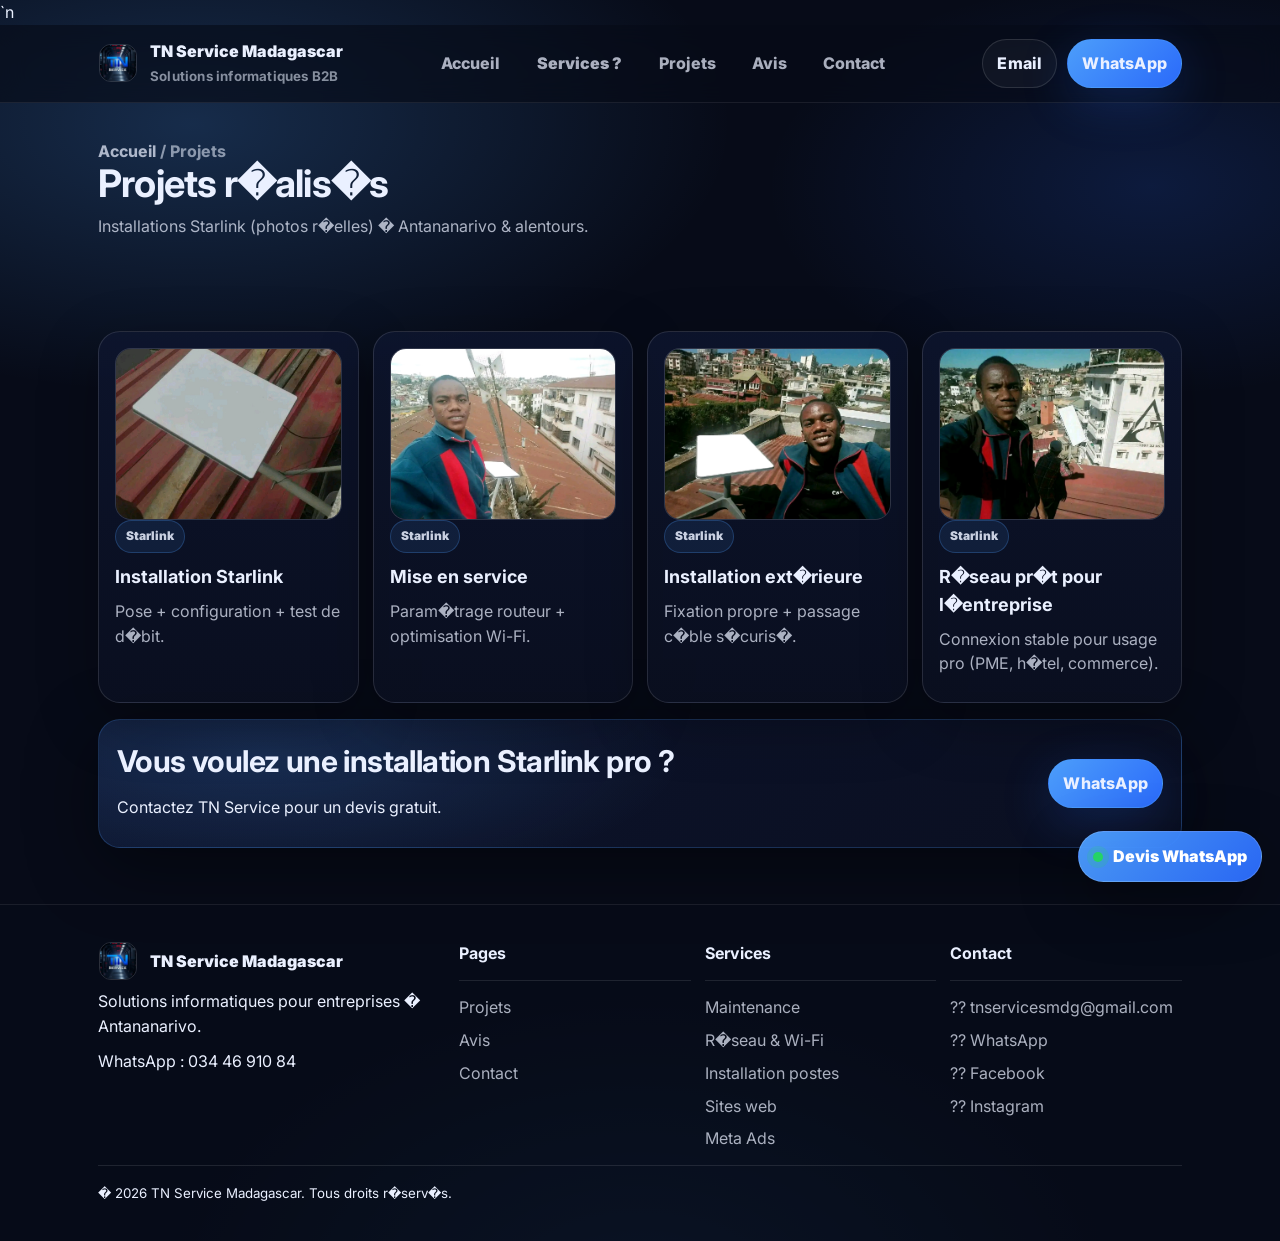
<file: projets.html>
<!doctype html>
<html lang="fr">
<head>
<!-- Google Tag Manager -->
<script>(function(w,d,s,l,i){w[l]=w[l]||[];w[l].push({'gtm.start':
new Date().getTime(),event:'gtm.js'});var f=d.getElementsByTagName(s)[0],
j=d.createElement(s),dl=l!='dataLayer'?'&l='+l:'';j.async=true;j.src=
'https://www.googletagmanager.com/gtm.js?id='+i+dl;f.parentNode.insertBefore(j,f);
})(window,document,'script','dataLayer','GTM-WH5J48HJ');</script>
<!-- End Google Tag Manager -->
  <meta charset="utf-8" />
  <meta name="viewport" content="width=device-width, initial-scale=1" />
  <title>Projets | TN Service Madagascar</title>
  <meta name="description" content="Projets r�alis�s par TN Service Madagascar : installations Starlink, r�seaux et solutions informatiques � Antananarivo." />
  <link href="https://fonts.googleapis.com/css2?family=Inter:wght@400;500;600;700&display=swap" rel="stylesheet">`n  <link rel="stylesheet" href="css/style.css" />
</head>
<body>
<!-- Google Tag Manager (noscript) -->
<noscript><iframe src="https://www.googletagmanager.com/ns.html?id=GTM-WH5J48HJ"
height="0" width="0" style="display:none;visibility:hidden"></iframe></noscript>
<!-- End Google Tag Manager (noscript) -->
  <a class="skip-link" href="#contenu">Aller au contenu</a>

  <header class="topbar">
  <div class="container">
    <nav class="nav" aria-label="Navigation principale">
      <a class="brand" href="index.html" aria-label="TN Service Madagascar - Accueil">
        <span class="brand-badge" aria-hidden="true" style="background:transparent;border:0;box-shadow:none;padding:0;">
          <img
            src="assets/logo/logo-tn-service.png"
            alt="Logo TN Service Madagascar"
            style="width:38px;height:38px;border-radius:12px;border:1px solid rgba(255,255,255,0.15);"
            onerror="this.remove(); this.parentElement.textContent='TN';"
          />
        </span>
        <span>
          TN Service Madagascar
          <small>Solutions informatiques B2B</small>
        </span>
      </a>

      <div class="menu" role="navigation">
        <a href="index.html">Accueil</a>

        <div class="dropdown" id="servicesDropdown">
          <button id="servicesDropdownBtn" aria-haspopup="true" aria-expanded="false" type="button">
            Services <span aria-hidden="true">?</span>
          </button>
          <div class="dropdown-panel" role="menu" aria-label="Sous-menu services">
            <a role="menuitem" href="services-maintenance.html">Maintenance informatique</a>
            <a role="menuitem" href="services-reseau.html">R�seau & Wi-Fi entreprise</a>
            <a role="menuitem" href="services-installation-postes.html">Installation postes</a>
            <a role="menuitem" href="services-site-web.html">Cr�ation de sites web</a>
            <a role="menuitem" href="services-meta-ads.html">Publicit� Facebook / Meta Ads</a>
          </div>
        </div>

        <a href="projets.html">Projets</a>
        <a href="avis.html">Avis</a>
        <a href="contact.html">Contact</a>
      </div>

      <div class="actions">
        <a class="btn" href="mailto:tnservicesmdg@gmail.com" title="Envoyer un email">Email</a>
        <a class="btn primary" href="https://wa.me/261344691084" target="_blank" rel="noopener">WhatsApp</a>
        <button class="btn icon-btn mobile-toggle" id="mobileToggle" type="button" aria-label="Ouvrir le menu">?</button>
      </div>
    </nav>

    <div class="mobile-menu" id="mobileMenu" aria-label="Menu mobile">
      <a href="index.html">Accueil</a>
      <a href="projets.html">Projets</a>
      <a href="avis.html">Avis</a>
      <a href="contact.html">Contact</a>

      <div class="sub">
        <a href="services-maintenance.html">Service � Maintenance informatique</a>
        <a href="services-reseau.html">Service � R�seau & Wi-Fi</a>
        <a href="services-installation-postes.html">Service � Installation postes</a>
        <a href="services-site-web.html">Service � Cr�ation site web</a>
        <a href="services-meta-ads.html">Service � Meta Ads</a>
      </div>

      <div class="divider"></div>

      <a href="mailto:tnservicesmdg@gmail.com">?? tnservicesmdg@gmail.com</a>
      <a href="https://web.facebook.com/tnservicemdg/" target="_blank" rel="noopener">?? Facebook</a>
      <a href="https://www.instagram.com/tn_services_mdg/" target="_blank" rel="noopener">?? Instagram</a>

      <a class="btn primary" href="https://wa.me/261344691084" target="_blank" rel="noopener" style="margin-top:10px; display:inline-flex;">
        Contacter sur WhatsApp
      </a>
    </div>
  </div>
</header>

  <main id="contenu">
    <section class="page-title">
      <div class="container">
        <div class="breadcrumbs"><a href="index.html">Accueil</a> / Projets</div>
        <h1>Projets r�alis�s</h1>
        <p class="lead">Installations Starlink (photos r�elles) � Antananarivo & alentours.</p>
      </div>
    </section>

    <section>
      <div class="container">
        <div class="grid projects">
          <article class="card">
            <div class="project-media">
              <img src="assets/img/starlink2.jpg" alt="Installation Starlink - Projet 2" onerror="this.remove(); this.parentElement.textContent='Image manquante';" />
            </div>
            <div class="tag">Starlink</div>
            <h3>Installation Starlink</h3>
            <p>Pose + configuration + test de d�bit.</p>
          </article>

          <article class="card">
            <div class="project-media">
              <img src="assets/img/starlink3.jpg" alt="Installation Starlink - Projet 3" onerror="this.remove(); this.parentElement.textContent='Image manquante';" />
            </div>
            <div class="tag">Starlink</div>
            <h3>Mise en service</h3>
            <p>Param�trage routeur + optimisation Wi-Fi.</p>
          </article>

          <article class="card">
            <div class="project-media">
              <img src="assets/img/starlink4.jpg" alt="Installation Starlink - Projet 4" onerror="this.remove(); this.parentElement.textContent='Image manquante';" />
            </div>
            <div class="tag">Starlink</div>
            <h3>Installation ext�rieure</h3>
            <p>Fixation propre + passage c�ble s�curis�.</p>
          </article>

          <article class="card">
            <div class="project-media">
              <img src="assets/img/starlink5.jpg" alt="Installation Starlink - Projet 5" onerror="this.remove(); this.parentElement.textContent='Image manquante';" />
            </div>
            <div class="tag">Starlink</div>
            <h3>R�seau pr�t pour l�entreprise</h3>
            <p>Connexion stable pour usage pro (PME, h�tel, commerce).</p>
          </article>
        </div>

        <div style="margin-top:16px;">
          <div class="cta">
            <div>
              <h2>Vous voulez une installation Starlink pro ?</h2>
              <p>Contactez TN Service pour un devis gratuit.</p>
            </div>
            <a class="btn primary" href="https://wa.me/261344691084" target="_blank" rel="noopener">WhatsApp</a>
          </div>
        </div>
      </div>
    </section>
  </main>

  <footer class="footer">
  <div class="container">
    <div class="footer-grid" style="grid-template-columns: 1.5fr 1fr 1fr 1fr;">
      <div>
        <div class="brand" style="margin-bottom:8px;">
          <span class="brand-badge" aria-hidden="true" style="background:transparent;border:0;box-shadow:none;padding:0;">
            <img
              src="assets/logo/logo-tn-service.png"
              alt="Logo TN Service Madagascar"
              style="width:38px;height:38px;border-radius:12px;border:1px solid rgba(255,255,255,0.15);"
              onerror="this.remove(); this.parentElement.textContent='TN';"
            />
          </span>
          <span>TN Service Madagascar</span>
        </div>
        <p>Solutions informatiques pour entreprises � Antananarivo.</p>
        <span class="badge">WhatsApp : 034 46 910 84</span>
      </div>

      <div>
        <strong>Pages</strong>
        <div class="divider"></div>
        <div style="display:grid; gap:8px;">
          <a href="projets.html">Projets</a>
          <a href="avis.html">Avis</a>
          <a href="contact.html">Contact</a>
        </div>
      </div>

      <div>
        <strong>Services</strong>
        <div class="divider"></div>
        <div style="display:grid; gap:8px;">
          <a href="services-maintenance.html">Maintenance</a>
          <a href="services-reseau.html">R�seau & Wi-Fi</a>
          <a href="services-installation-postes.html">Installation postes</a>
          <a href="services-site-web.html">Sites web</a>
          <a href="services-meta-ads.html">Meta Ads</a>
        </div>
      </div>

      <div>
        <strong>Contact</strong>
        <div class="divider"></div>
        <div style="display:grid; gap:8px;">
          <a href="mailto:tnservicesmdg@gmail.com">?? tnservicesmdg@gmail.com</a>
          <a href="https://wa.me/261344691084" target="_blank" rel="noopener">?? WhatsApp</a>
          <a href="https://web.facebook.com/tnservicemdg/" target="_blank" rel="noopener">?? Facebook</a>
          <a href="https://www.instagram.com/tn_services_mdg/" target="_blank" rel="noopener">?? Instagram</a>
        </div>
      </div>
    </div>

    <div class="divider"></div>
    <small>� <span id="year"></span> TN Service Madagascar. Tous droits r�serv�s.</small>
  </div>
</footer>

  <script>
    document.getElementById("year").textContent = new Date().getFullYear();
  </script>
  <script src="js/script.js"></script>
</body>
</html>
</file>
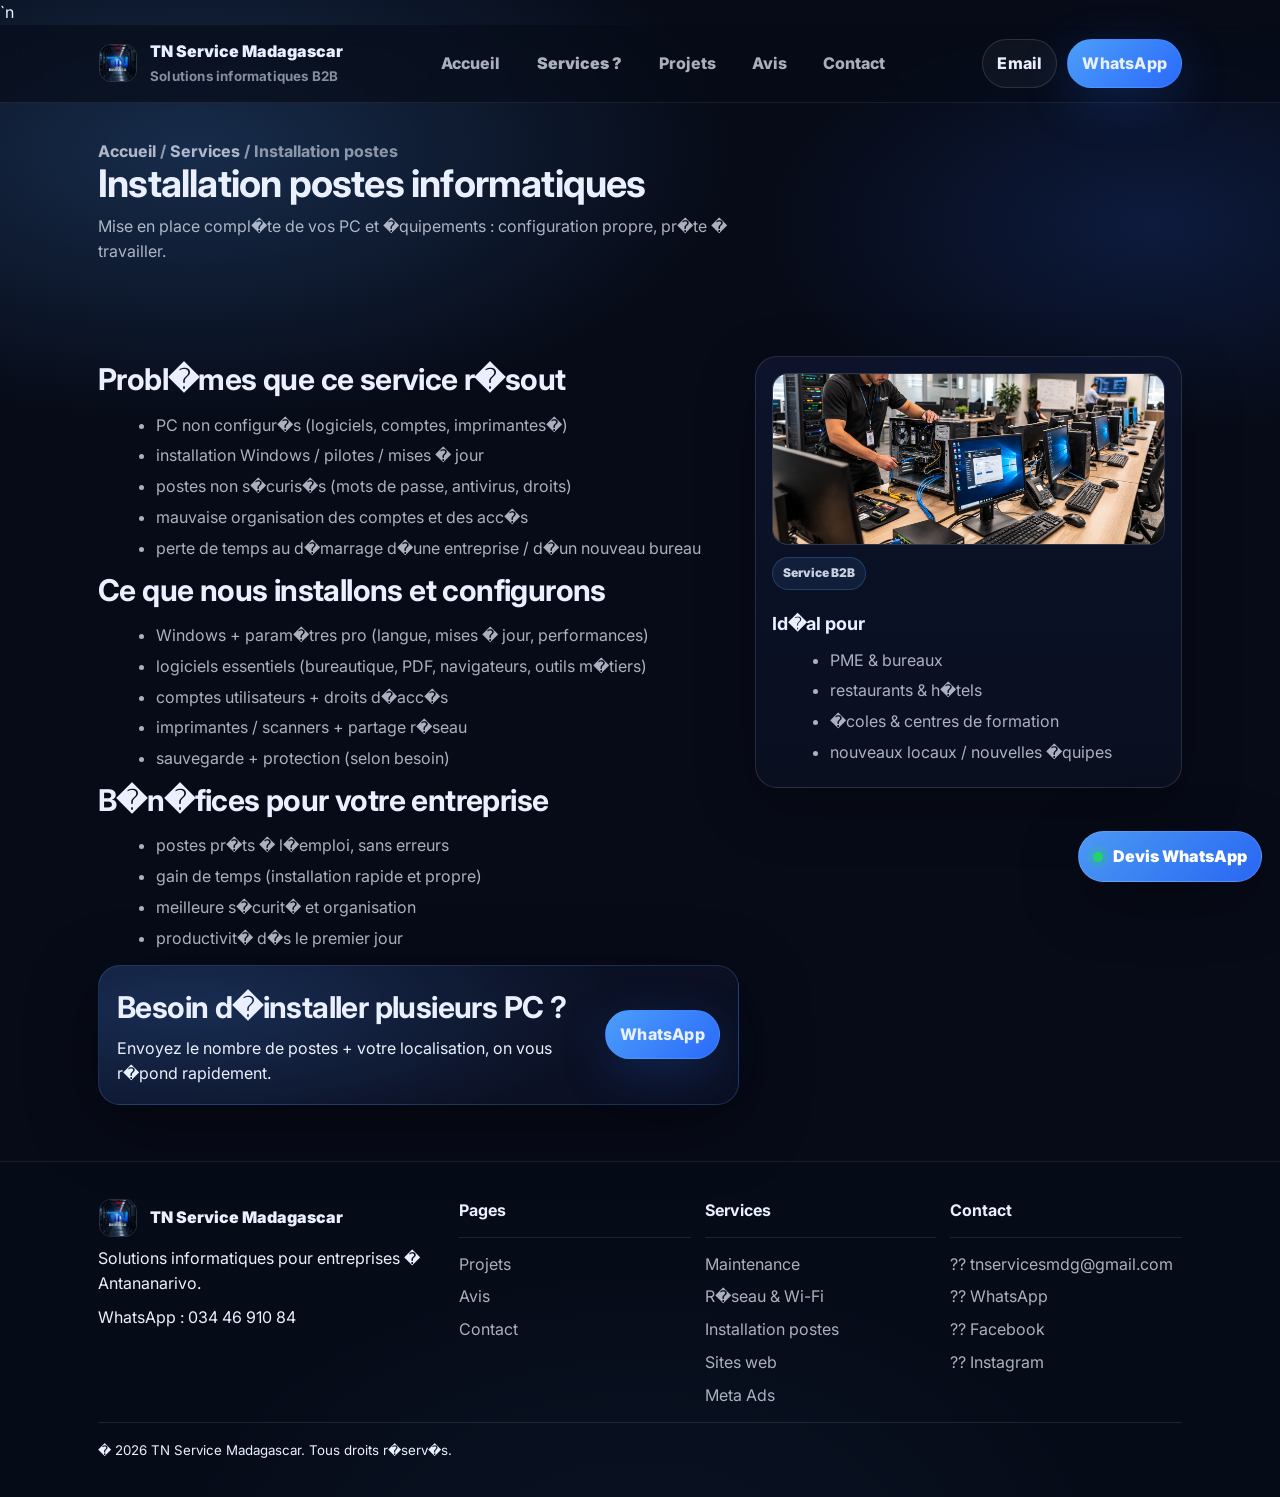
<file: services-installation-postes.html>
<!doctype html>
<html lang="fr">
<head>
<!-- Google Tag Manager -->
<script>(function(w,d,s,l,i){w[l]=w[l]||[];w[l].push({'gtm.start':
new Date().getTime(),event:'gtm.js'});var f=d.getElementsByTagName(s)[0],
j=d.createElement(s),dl=l!='dataLayer'?'&l='+l:'';j.async=true;j.src=
'https://www.googletagmanager.com/gtm.js?id='+i+dl;f.parentNode.insertBefore(j,f);
})(window,document,'script','dataLayer','GTM-WH5J48HJ');</script>
<!-- End Google Tag Manager -->
  <meta charset="utf-8" />
  <meta name="viewport" content="width=device-width, initial-scale=1" />
  <title>Installation postes informatiques | TN Service Madagascar</title>
  <meta name="description" content="Installation et configuration de postes informatiques pour entreprises � Antananarivo : PC, imprimantes, comptes utilisateurs, logiciels et mise en service." />
  <link href="https://fonts.googleapis.com/css2?family=Inter:wght@400;500;600;700&display=swap" rel="stylesheet">`n  <link rel="stylesheet" href="css/style.css" />
</head>
<body>
<!-- Google Tag Manager (noscript) -->
<noscript><iframe src="https://www.googletagmanager.com/ns.html?id=GTM-WH5J48HJ"
height="0" width="0" style="display:none;visibility:hidden"></iframe></noscript>
<!-- End Google Tag Manager (noscript) -->
  <a class="skip-link" href="#contenu">Aller au contenu</a>

  <!-- HEADER -->
  <header class="topbar">
  <div class="container">
    <nav class="nav" aria-label="Navigation principale">
      <a class="brand" href="index.html" aria-label="TN Service Madagascar - Accueil">
        <span class="brand-badge" aria-hidden="true" style="background:transparent;border:0;box-shadow:none;padding:0;">
          <img
            src="assets/logo/logo-tn-service.png"
            alt="Logo TN Service Madagascar"
            style="width:38px;height:38px;border-radius:12px;border:1px solid rgba(255,255,255,0.15);"
            onerror="this.remove(); this.parentElement.textContent='TN';"
          />
        </span>
        <span>
          TN Service Madagascar
          <small>Solutions informatiques B2B</small>
        </span>
      </a>

      <div class="menu" role="navigation">
        <a href="index.html">Accueil</a>

        <div class="dropdown" id="servicesDropdown">
          <button id="servicesDropdownBtn" aria-haspopup="true" aria-expanded="false" type="button">
            Services <span aria-hidden="true">?</span>
          </button>
          <div class="dropdown-panel" role="menu" aria-label="Sous-menu services">
            <a role="menuitem" href="services-maintenance.html">Maintenance informatique</a>
            <a role="menuitem" href="services-reseau.html">R�seau & Wi-Fi entreprise</a>
            <a role="menuitem" href="services-installation-postes.html">Installation postes</a>
            <a role="menuitem" href="services-site-web.html">Cr�ation de sites web</a>
            <a role="menuitem" href="services-meta-ads.html">Publicit� Facebook / Meta Ads</a>
          </div>
        </div>

        <a href="projets.html">Projets</a>
        <a href="avis.html">Avis</a>
        <a href="contact.html">Contact</a>
      </div>

      <div class="actions">
        <a class="btn" href="mailto:tnservicesmdg@gmail.com" title="Envoyer un email">Email</a>
        <a class="btn primary" href="https://wa.me/261344691084" target="_blank" rel="noopener">WhatsApp</a>
        <button class="btn icon-btn mobile-toggle" id="mobileToggle" type="button" aria-label="Ouvrir le menu">?</button>
      </div>
    </nav>

    <div class="mobile-menu" id="mobileMenu" aria-label="Menu mobile">
      <a href="index.html">Accueil</a>
      <a href="projets.html">Projets</a>
      <a href="avis.html">Avis</a>
      <a href="contact.html">Contact</a>

      <div class="sub">
        <a href="services-maintenance.html">Service � Maintenance informatique</a>
        <a href="services-reseau.html">Service � R�seau & Wi-Fi</a>
        <a href="services-installation-postes.html">Service � Installation postes</a>
        <a href="services-site-web.html">Service � Cr�ation site web</a>
        <a href="services-meta-ads.html">Service � Meta Ads</a>
      </div>

      <div class="divider"></div>

      <a href="mailto:tnservicesmdg@gmail.com">?? tnservicesmdg@gmail.com</a>
      <a href="https://web.facebook.com/tnservicemdg/" target="_blank" rel="noopener">?? Facebook</a>
      <a href="https://www.instagram.com/tn_services_mdg/" target="_blank" rel="noopener">?? Instagram</a>

      <a class="btn primary" href="https://wa.me/261344691084" target="_blank" rel="noopener" style="margin-top:10px; display:inline-flex;">
        Contacter sur WhatsApp
      </a>
    </div>
  </div>
</header>

  <!-- MAIN -->
  <main id="contenu">
    <section class="page-title">
      <div class="container">
        <div class="breadcrumbs">
          <a href="index.html">Accueil</a> / <a href="index.html#services">Services</a> / Installation postes
        </div>
        <h1>Installation postes informatiques</h1>
        <p class="lead">
          Mise en place compl�te de vos PC et �quipements : configuration propre, pr�te � travailler.
        </p>
      </div>
    </section>

    <section>
      <div class="container service-layout">
        <div>
          <h2>Probl�mes que ce service r�sout</h2>
          <ul class="list">
            <li>PC non configur�s (logiciels, comptes, imprimantes�)</li>
            <li>installation Windows / pilotes / mises � jour</li>
            <li>postes non s�curis�s (mots de passe, antivirus, droits)</li>
            <li>mauvaise organisation des comptes et des acc�s</li>
            <li>perte de temps au d�marrage d�une entreprise / d�un nouveau bureau</li>
          </ul>

          <h2>Ce que nous installons et configurons</h2>
          <ul class="list">
            <li>Windows + param�tres pro (langue, mises � jour, performances)</li>
            <li>logiciels essentiels (bureautique, PDF, navigateurs, outils m�tiers)</li>
            <li>comptes utilisateurs + droits d�acc�s</li>
            <li>imprimantes / scanners + partage r�seau</li>
            <li>sauvegarde + protection (selon besoin)</li>
          </ul>

          <h2>B�n�fices pour votre entreprise</h2>
          <ul class="list">
            <li>postes pr�ts � l�emploi, sans erreurs</li>
            <li>gain de temps (installation rapide et propre)</li>
            <li>meilleure s�curit� et organisation</li>
            <li>productivit� d�s le premier jour</li>
          </ul>

          <div class="cta" style="margin-top:14px;">
            <div>
              <h2 style="margin:0 0 6px;">Besoin d�installer plusieurs PC ?</h2>
              <p style="margin:0;">Envoyez le nombre de postes + votre localisation, on vous r�pond rapidement.</p>
            </div>
            <a class="btn primary" href="https://wa.me/261344691084" target="_blank" rel="noopener">WhatsApp</a>
          </div>
        </div>

        <aside class="card">
          <div class="project-media">
            <img
              src="assets/img/Installationpc.png"
              alt="Installation de postes informatiques en entreprise"
              onerror="this.remove(); this.parentElement.innerHTML='<div style=&quot;padding:14px; text-align:center; color: rgba(234,240,255,0.75);&quot;><div style=&quot;font-size:28px; margin-bottom:6px;&quot;>??</div><strong>Visuel � ajouter</strong><div style=&quot;margin-top:6px; font-size:13px;&quot;>Ajoute une photo : <code>assets/img/installationpc.jpg</code></div></div>';"
            />
          </div>

          <div style="margin-top:12px;">
            <div class="tag">Service B2B</div>
            <h3 style="margin-top:10px;">Id�al pour</h3>
            <ul class="list">
              <li>PME & bureaux</li>
              <li>restaurants & h�tels</li>
              <li>�coles & centres de formation</li>
              <li>nouveaux locaux / nouvelles �quipes</li>
            </ul>
          </div>
        </aside>
      </div>
    </section>
  </main>

  <!-- FOOTER -->
  <footer class="footer">
  <div class="container">
    <div class="footer-grid" style="grid-template-columns: 1.5fr 1fr 1fr 1fr;">
      <div>
        <div class="brand" style="margin-bottom:8px;">
          <span class="brand-badge" aria-hidden="true" style="background:transparent;border:0;box-shadow:none;padding:0;">
            <img
              src="assets/logo/logo-tn-service.png"
              alt="Logo TN Service Madagascar"
              style="width:38px;height:38px;border-radius:12px;border:1px solid rgba(255,255,255,0.15);"
              onerror="this.remove(); this.parentElement.textContent='TN';"
            />
          </span>
          <span>TN Service Madagascar</span>
        </div>
        <p>Solutions informatiques pour entreprises � Antananarivo.</p>
        <span class="badge">WhatsApp : 034 46 910 84</span>
      </div>

      <div>
        <strong>Pages</strong>
        <div class="divider"></div>
        <div style="display:grid; gap:8px;">
          <a href="projets.html">Projets</a>
          <a href="avis.html">Avis</a>
          <a href="contact.html">Contact</a>
        </div>
      </div>

      <div>
        <strong>Services</strong>
        <div class="divider"></div>
        <div style="display:grid; gap:8px;">
          <a href="services-maintenance.html">Maintenance</a>
          <a href="services-reseau.html">R�seau & Wi-Fi</a>
          <a href="services-installation-postes.html">Installation postes</a>
          <a href="services-site-web.html">Sites web</a>
          <a href="services-meta-ads.html">Meta Ads</a>
        </div>
      </div>

      <div>
        <strong>Contact</strong>
        <div class="divider"></div>
        <div style="display:grid; gap:8px;">
          <a href="mailto:tnservicesmdg@gmail.com">?? tnservicesmdg@gmail.com</a>
          <a href="https://wa.me/261344691084" target="_blank" rel="noopener">?? WhatsApp</a>
          <a href="https://web.facebook.com/tnservicemdg/" target="_blank" rel="noopener">?? Facebook</a>
          <a href="https://www.instagram.com/tn_services_mdg/" target="_blank" rel="noopener">?? Instagram</a>
        </div>
      </div>
    </div>

    <div class="divider"></div>
    <small>� <span id="year"></span> TN Service Madagascar. Tous droits r�serv�s.</small>
  </div>
</footer>

  <script>
    document.getElementById("year").textContent = new Date().getFullYear();
  </script>
  <script src="js/script.js"></script>
</body>
</html>
</file>
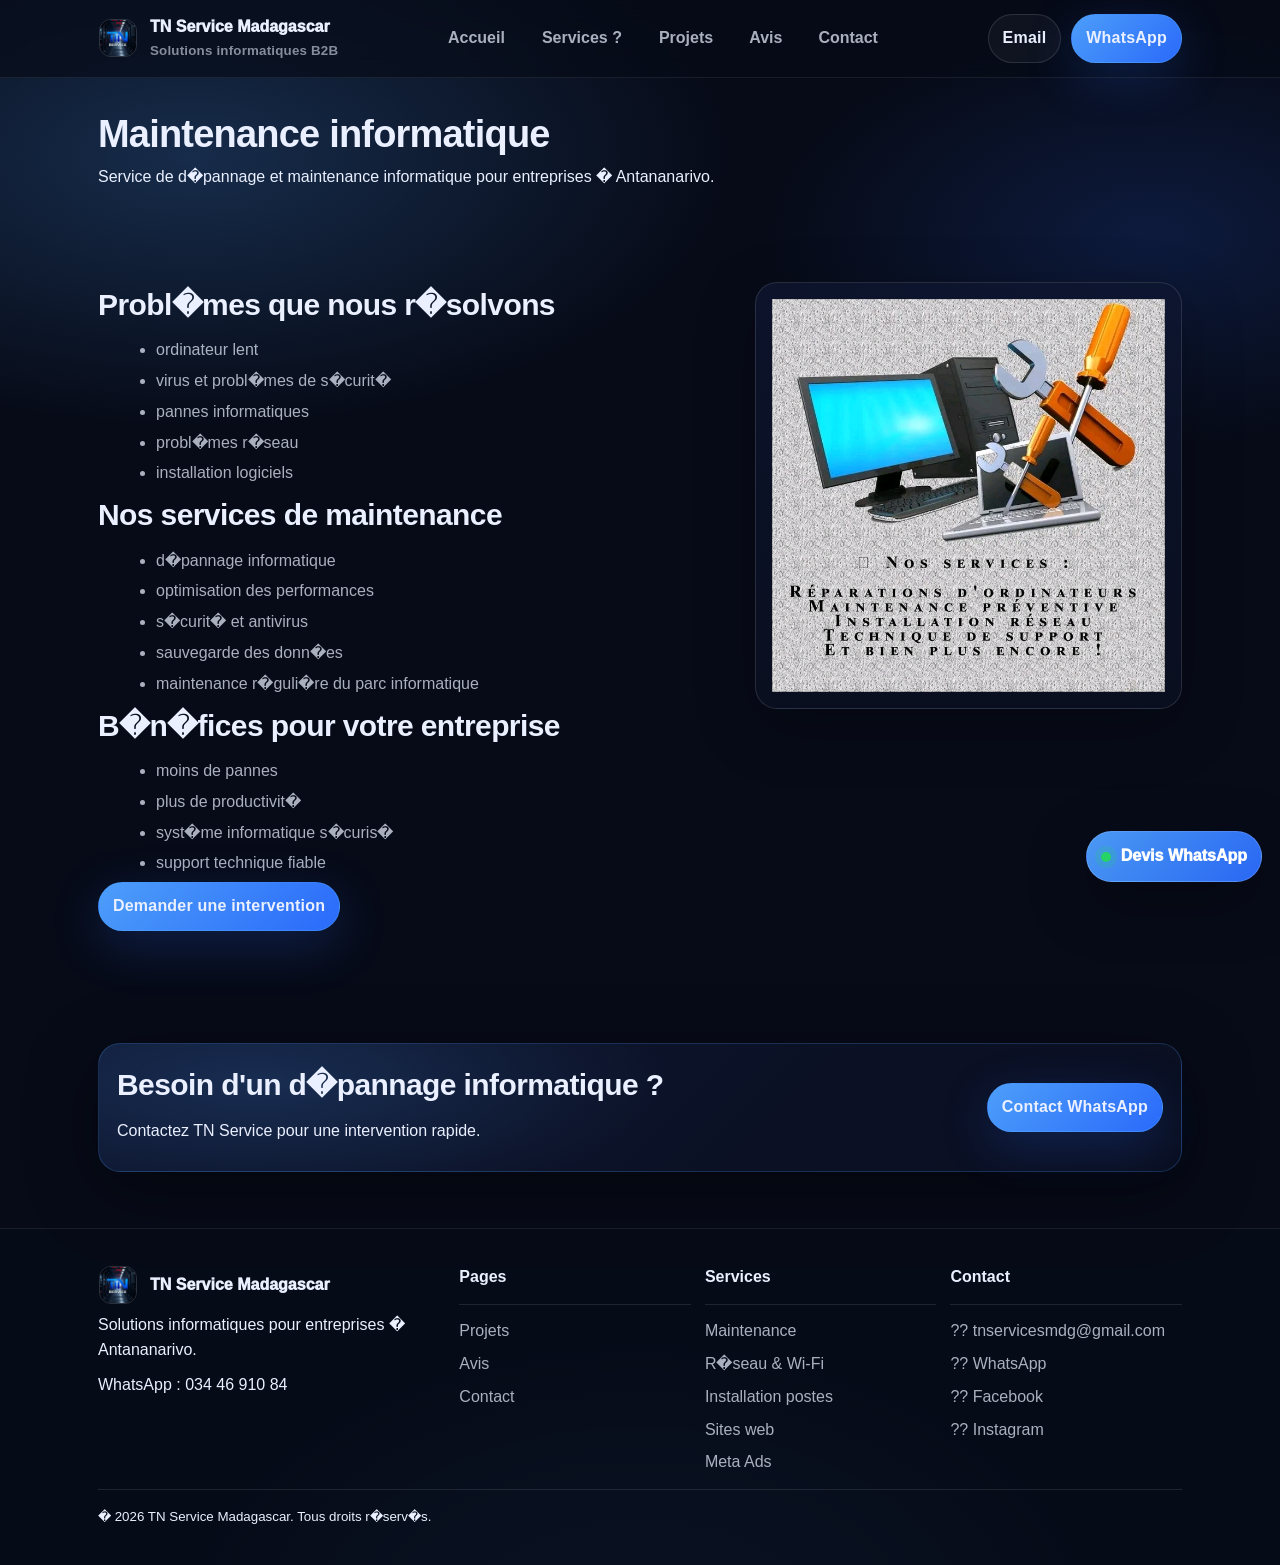
<file: services-maintenance.html>
<!doctype html>
<html lang="fr">

<head>
<!-- Google Tag Manager -->
<script>(function(w,d,s,l,i){w[l]=w[l]||[];w[l].push({'gtm.start':
new Date().getTime(),event:'gtm.js'});var f=d.getElementsByTagName(s)[0],
j=d.createElement(s),dl=l!='dataLayer'?'&l='+l:'';j.async=true;j.src=
'https://www.googletagmanager.com/gtm.js?id='+i+dl;f.parentNode.insertBefore(j,f);
})(window,document,'script','dataLayer','GTM-WH5J48HJ');</script>
<!-- End Google Tag Manager -->

<meta charset="utf-8">

<meta name="viewport" content="width=device-width, initial-scale=1">

<title>Maintenance informatique | TN Service Madagascar</title>

<meta name="description" content="Service de maintenance informatique pour entreprises � Antananarivo : d�pannage, optimisation, s�curit� et assistance technique.">

<link rel="stylesheet" href="css/style.css">

</head>

<body>
<!-- Google Tag Manager (noscript) -->
<noscript><iframe src="https://www.googletagmanager.com/ns.html?id=GTM-WH5J48HJ"
height="0" width="0" style="display:none;visibility:hidden"></iframe></noscript>
<!-- End Google Tag Manager (noscript) -->

<header class="topbar">
  <div class="container">
    <nav class="nav" aria-label="Navigation principale">
      <a class="brand" href="index.html" aria-label="TN Service Madagascar - Accueil">
        <span class="brand-badge" aria-hidden="true" style="background:transparent;border:0;box-shadow:none;padding:0;">
          <img
            src="assets/logo/logo-tn-service.png"
            alt="Logo TN Service Madagascar"
            style="width:38px;height:38px;border-radius:12px;border:1px solid rgba(255,255,255,0.15);"
            onerror="this.remove(); this.parentElement.textContent='TN';"
          />
        </span>
        <span>
          TN Service Madagascar
          <small>Solutions informatiques B2B</small>
        </span>
      </a>

      <div class="menu" role="navigation">
        <a href="index.html">Accueil</a>

        <div class="dropdown" id="servicesDropdown">
          <button id="servicesDropdownBtn" aria-haspopup="true" aria-expanded="false" type="button">
            Services <span aria-hidden="true">?</span>
          </button>
          <div class="dropdown-panel" role="menu" aria-label="Sous-menu services">
            <a role="menuitem" href="services-maintenance.html">Maintenance informatique</a>
            <a role="menuitem" href="services-reseau.html">R�seau & Wi-Fi entreprise</a>
            <a role="menuitem" href="services-installation-postes.html">Installation postes</a>
            <a role="menuitem" href="services-site-web.html">Cr�ation de sites web</a>
            <a role="menuitem" href="services-meta-ads.html">Publicit� Facebook / Meta Ads</a>
          </div>
        </div>

        <a href="projets.html">Projets</a>
        <a href="avis.html">Avis</a>
        <a href="contact.html">Contact</a>
      </div>

      <div class="actions">
        <a class="btn" href="mailto:tnservicesmdg@gmail.com" title="Envoyer un email">Email</a>
        <a class="btn primary" href="https://wa.me/261344691084" target="_blank" rel="noopener">WhatsApp</a>
        <button class="btn icon-btn mobile-toggle" id="mobileToggle" type="button" aria-label="Ouvrir le menu">?</button>
      </div>
    </nav>

    <div class="mobile-menu" id="mobileMenu" aria-label="Menu mobile">
      <a href="index.html">Accueil</a>
      <a href="projets.html">Projets</a>
      <a href="avis.html">Avis</a>
      <a href="contact.html">Contact</a>

      <div class="sub">
        <a href="services-maintenance.html">Service � Maintenance informatique</a>
        <a href="services-reseau.html">Service � R�seau & Wi-Fi</a>
        <a href="services-installation-postes.html">Service � Installation postes</a>
        <a href="services-site-web.html">Service � Cr�ation site web</a>
        <a href="services-meta-ads.html">Service � Meta Ads</a>
      </div>

      <div class="divider"></div>

      <a href="mailto:tnservicesmdg@gmail.com">?? tnservicesmdg@gmail.com</a>
      <a href="https://web.facebook.com/tnservicemdg/" target="_blank" rel="noopener">?? Facebook</a>
      <a href="https://www.instagram.com/tn_services_mdg/" target="_blank" rel="noopener">?? Instagram</a>

      <a class="btn primary" href="https://wa.me/261344691084" target="_blank" rel="noopener" style="margin-top:10px; display:inline-flex;">
        Contacter sur WhatsApp
      </a>
    </div>
  </div>
</header>

<main>

<section class="page-title">

<div class="container">

<h1>Maintenance informatique</h1>

<p>

Service de d�pannage et maintenance informatique pour entreprises � Antananarivo.

</p>

</div>

</section>

<section>

<div class="container service-layout">

<div>

<h2>Probl�mes que nous r�solvons</h2>

<ul class="list">

<li>ordinateur lent</li>

<li>virus et probl�mes de s�curit�</li>

<li>pannes informatiques</li>

<li>probl�mes r�seau</li>

<li>installation logiciels</li>

</ul>

<h2>Nos services de maintenance</h2>

<ul class="list">

<li>d�pannage informatique</li>

<li>optimisation des performances</li>

<li>s�curit� et antivirus</li>

<li>sauvegarde des donn�es</li>

<li>maintenance r�guli�re du parc informatique</li>

</ul>

<h2>B�n�fices pour votre entreprise</h2>

<ul class="list">

<li>moins de pannes</li>

<li>plus de productivit�</li>

<li>syst�me informatique s�curis�</li>

<li>support technique fiable</li>

</ul>

<a class="btn primary" href="https://wa.me/261344691084">

Demander une intervention

</a>

</div>

<div class="card">

<img src="assets/img/maintenanceinfo.jpg" alt="Maintenance informatique entreprise">

</div>

</div>

</section>

<section>

<div class="container">

<div class="cta">

<div>

<h2>Besoin d'un d�pannage informatique ?</h2>

<p>

Contactez TN Service pour une intervention rapide.

</p>

</div>

<a class="btn primary" href="https://wa.me/261344691084">

Contact WhatsApp

</a>

</div>

</div>

</section>

</main>

<footer class="footer">
  <div class="container">
    <div class="footer-grid" style="grid-template-columns: 1.5fr 1fr 1fr 1fr;">
      <div>
        <div class="brand" style="margin-bottom:8px;">
          <span class="brand-badge" aria-hidden="true" style="background:transparent;border:0;box-shadow:none;padding:0;">
            <img
              src="assets/logo/logo-tn-service.png"
              alt="Logo TN Service Madagascar"
              style="width:38px;height:38px;border-radius:12px;border:1px solid rgba(255,255,255,0.15);"
              onerror="this.remove(); this.parentElement.textContent='TN';"
            />
          </span>
          <span>TN Service Madagascar</span>
        </div>
        <p>Solutions informatiques pour entreprises � Antananarivo.</p>
        <span class="badge">WhatsApp : 034 46 910 84</span>
      </div>

      <div>
        <strong>Pages</strong>
        <div class="divider"></div>
        <div style="display:grid; gap:8px;">
          <a href="projets.html">Projets</a>
          <a href="avis.html">Avis</a>
          <a href="contact.html">Contact</a>
        </div>
      </div>

      <div>
        <strong>Services</strong>
        <div class="divider"></div>
        <div style="display:grid; gap:8px;">
          <a href="services-maintenance.html">Maintenance</a>
          <a href="services-reseau.html">R�seau & Wi-Fi</a>
          <a href="services-installation-postes.html">Installation postes</a>
          <a href="services-site-web.html">Sites web</a>
          <a href="services-meta-ads.html">Meta Ads</a>
        </div>
      </div>

      <div>
        <strong>Contact</strong>
        <div class="divider"></div>
        <div style="display:grid; gap:8px;">
          <a href="mailto:tnservicesmdg@gmail.com">?? tnservicesmdg@gmail.com</a>
          <a href="https://wa.me/261344691084" target="_blank" rel="noopener">?? WhatsApp</a>
          <a href="https://web.facebook.com/tnservicemdg/" target="_blank" rel="noopener">?? Facebook</a>
          <a href="https://www.instagram.com/tn_services_mdg/" target="_blank" rel="noopener">?? Instagram</a>
        </div>
      </div>
    </div>

    <div class="divider"></div>
    <small>� <span id="year"></span> TN Service Madagascar. Tous droits r�serv�s.</small>
  </div>
</footer>

<script>
  document.getElementById("year").textContent = new Date().getFullYear();
</script>
<script src="js/script.js"></script>

</body>

</html>
</file>
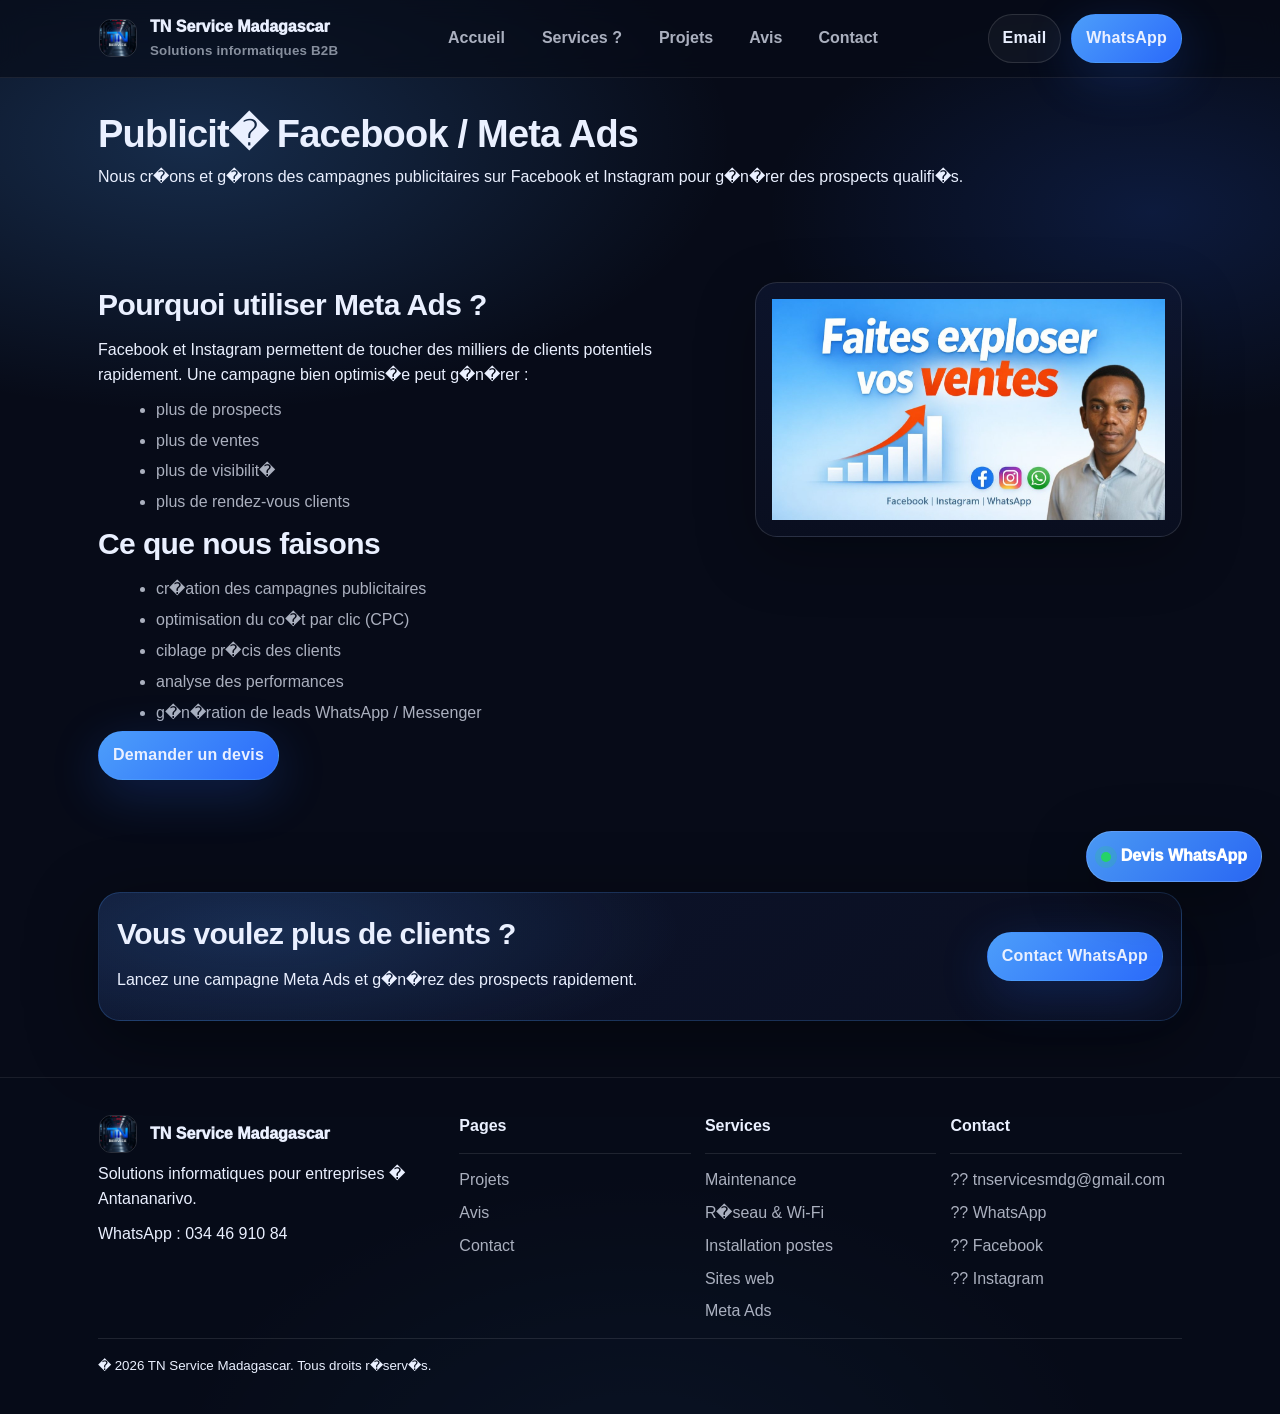
<file: services-meta-ads.html>
<!doctype html>
<html lang="fr">

<head>
<!-- Google Tag Manager -->
<script>(function(w,d,s,l,i){w[l]=w[l]||[];w[l].push({'gtm.start':
new Date().getTime(),event:'gtm.js'});var f=d.getElementsByTagName(s)[0],
j=d.createElement(s),dl=l!='dataLayer'?'&l='+l:'';j.async=true;j.src=
'https://www.googletagmanager.com/gtm.js?id='+i+dl;f.parentNode.insertBefore(j,f);
})(window,document,'script','dataLayer','GTM-WH5J48HJ');</script>
<!-- End Google Tag Manager -->

<meta charset="utf-8">

<meta name="viewport" content="width=device-width, initial-scale=1">

<title>Publicit� Facebook / Meta Ads | TN Service Madagascar</title>

<meta name="description" content="Gestion publicit� Facebook et Instagram pour entreprises � Antananarivo. G�n�ration de prospects avec Meta Ads.">

<link rel="stylesheet" href="css/style.css">

</head>

<body>
<!-- Google Tag Manager (noscript) -->
<noscript><iframe src="https://www.googletagmanager.com/ns.html?id=GTM-WH5J48HJ"
height="0" width="0" style="display:none;visibility:hidden"></iframe></noscript>
<!-- End Google Tag Manager (noscript) -->

<header class="topbar">
  <div class="container">
    <nav class="nav" aria-label="Navigation principale">
      <a class="brand" href="index.html" aria-label="TN Service Madagascar - Accueil">
        <span class="brand-badge" aria-hidden="true" style="background:transparent;border:0;box-shadow:none;padding:0;">
          <img
            src="assets/logo/logo-tn-service.png"
            alt="Logo TN Service Madagascar"
            style="width:38px;height:38px;border-radius:12px;border:1px solid rgba(255,255,255,0.15);"
            onerror="this.remove(); this.parentElement.textContent='TN';"
          />
        </span>
        <span>
          TN Service Madagascar
          <small>Solutions informatiques B2B</small>
        </span>
      </a>

      <div class="menu" role="navigation">
        <a href="index.html">Accueil</a>

        <div class="dropdown" id="servicesDropdown">
          <button id="servicesDropdownBtn" aria-haspopup="true" aria-expanded="false" type="button">
            Services <span aria-hidden="true">?</span>
          </button>
          <div class="dropdown-panel" role="menu" aria-label="Sous-menu services">
            <a role="menuitem" href="services-maintenance.html">Maintenance informatique</a>
            <a role="menuitem" href="services-reseau.html">R�seau & Wi-Fi entreprise</a>
            <a role="menuitem" href="services-installation-postes.html">Installation postes</a>
            <a role="menuitem" href="services-site-web.html">Cr�ation de sites web</a>
            <a role="menuitem" href="services-meta-ads.html">Publicit� Facebook / Meta Ads</a>
          </div>
        </div>

        <a href="projets.html">Projets</a>
        <a href="avis.html">Avis</a>
        <a href="contact.html">Contact</a>
      </div>

      <div class="actions">
        <a class="btn" href="mailto:tnservicesmdg@gmail.com" title="Envoyer un email">Email</a>
        <a class="btn primary" href="https://wa.me/261344691084" target="_blank" rel="noopener">WhatsApp</a>
        <button class="btn icon-btn mobile-toggle" id="mobileToggle" type="button" aria-label="Ouvrir le menu">?</button>
      </div>
    </nav>

    <div class="mobile-menu" id="mobileMenu" aria-label="Menu mobile">
      <a href="index.html">Accueil</a>
      <a href="projets.html">Projets</a>
      <a href="avis.html">Avis</a>
      <a href="contact.html">Contact</a>

      <div class="sub">
        <a href="services-maintenance.html">Service � Maintenance informatique</a>
        <a href="services-reseau.html">Service � R�seau & Wi-Fi</a>
        <a href="services-installation-postes.html">Service � Installation postes</a>
        <a href="services-site-web.html">Service � Cr�ation site web</a>
        <a href="services-meta-ads.html">Service � Meta Ads</a>
      </div>

      <div class="divider"></div>

      <a href="mailto:tnservicesmdg@gmail.com">?? tnservicesmdg@gmail.com</a>
      <a href="https://web.facebook.com/tnservicemdg/" target="_blank" rel="noopener">?? Facebook</a>
      <a href="https://www.instagram.com/tn_services_mdg/" target="_blank" rel="noopener">?? Instagram</a>

      <a class="btn primary" href="https://wa.me/261344691084" target="_blank" rel="noopener" style="margin-top:10px; display:inline-flex;">
        Contacter sur WhatsApp
      </a>
    </div>
  </div>
</header>

<main>

<section class="page-title">

<div class="container">

<h1>Publicit� Facebook / Meta Ads</h1>

<p>

Nous cr�ons et g�rons des campagnes publicitaires sur Facebook et Instagram pour g�n�rer des prospects qualifi�s.

</p>

</div>

</section>

<section>

<div class="container service-layout">

<div>

<h2>Pourquoi utiliser Meta Ads ?</h2>

<p>

Facebook et Instagram permettent de toucher des milliers de clients potentiels rapidement.

Une campagne bien optimis�e peut g�n�rer :

</p>

<ul class="list">

<li>plus de prospects</li>

<li>plus de ventes</li>

<li>plus de visibilit�</li>

<li>plus de rendez-vous clients</li>

</ul>

<h2>Ce que nous faisons</h2>

<ul class="list">

<li>cr�ation des campagnes publicitaires</li>

<li>optimisation du co�t par clic (CPC)</li>

<li>ciblage pr�cis des clients</li>

<li>analyse des performances</li>

<li>g�n�ration de leads WhatsApp / Messenger</li>

</ul>

<a class="btn primary" href="https://wa.me/261344691084">

Demander un devis

</a>

</div>

<div class="card">

<img src="assets/img/metaads.jpg" alt="Campagne publicit� Meta Ads">

</div>

</div>

</section>

<section>

<div class="container">

<div class="cta">

<div>

<h2>Vous voulez plus de clients ?</h2>

<p>

Lancez une campagne Meta Ads et g�n�rez des prospects rapidement.

</p>

</div>

<a class="btn primary" href="https://wa.me/261344691084">

Contact WhatsApp

</a>

</div>

</div>

</section>

</main>

<footer class="footer">
  <div class="container">
    <div class="footer-grid" style="grid-template-columns: 1.5fr 1fr 1fr 1fr;">
      <div>
        <div class="brand" style="margin-bottom:8px;">
          <span class="brand-badge" aria-hidden="true" style="background:transparent;border:0;box-shadow:none;padding:0;">
            <img
              src="assets/logo/logo-tn-service.png"
              alt="Logo TN Service Madagascar"
              style="width:38px;height:38px;border-radius:12px;border:1px solid rgba(255,255,255,0.15);"
              onerror="this.remove(); this.parentElement.textContent='TN';"
            />
          </span>
          <span>TN Service Madagascar</span>
        </div>
        <p>Solutions informatiques pour entreprises � Antananarivo.</p>
        <span class="badge">WhatsApp : 034 46 910 84</span>
      </div>

      <div>
        <strong>Pages</strong>
        <div class="divider"></div>
        <div style="display:grid; gap:8px;">
          <a href="projets.html">Projets</a>
          <a href="avis.html">Avis</a>
          <a href="contact.html">Contact</a>
        </div>
      </div>

      <div>
        <strong>Services</strong>
        <div class="divider"></div>
        <div style="display:grid; gap:8px;">
          <a href="services-maintenance.html">Maintenance</a>
          <a href="services-reseau.html">R�seau & Wi-Fi</a>
          <a href="services-installation-postes.html">Installation postes</a>
          <a href="services-site-web.html">Sites web</a>
          <a href="services-meta-ads.html">Meta Ads</a>
        </div>
      </div>

      <div>
        <strong>Contact</strong>
        <div class="divider"></div>
        <div style="display:grid; gap:8px;">
          <a href="mailto:tnservicesmdg@gmail.com">?? tnservicesmdg@gmail.com</a>
          <a href="https://wa.me/261344691084" target="_blank" rel="noopener">?? WhatsApp</a>
          <a href="https://web.facebook.com/tnservicemdg/" target="_blank" rel="noopener">?? Facebook</a>
          <a href="https://www.instagram.com/tn_services_mdg/" target="_blank" rel="noopener">?? Instagram</a>
        </div>
      </div>
    </div>

    <div class="divider"></div>
    <small>� <span id="year"></span> TN Service Madagascar. Tous droits r�serv�s.</small>
  </div>
</footer>

<script>
  document.getElementById("year").textContent = new Date().getFullYear();
</script>
<script src="js/script.js"></script>

</body>

</html>
</file>
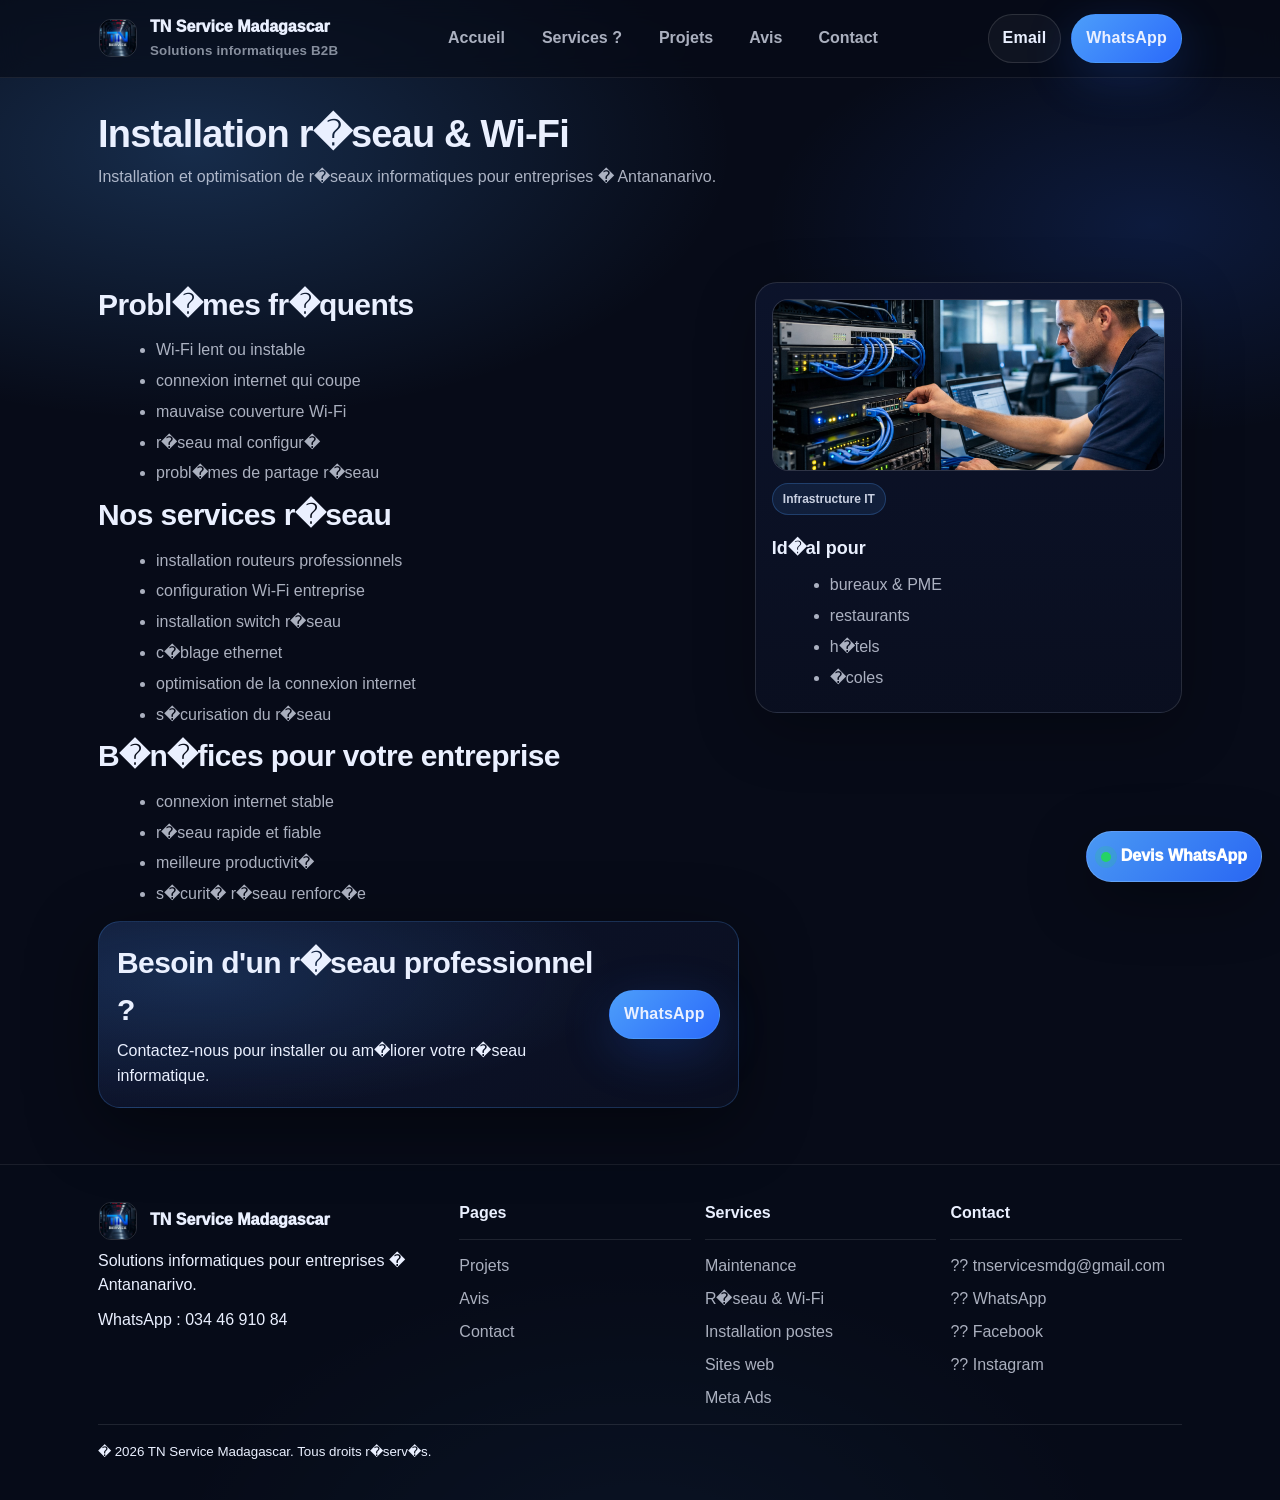
<file: services-reseau.html>
<!doctype html>
<html lang="fr">
<head>
<!-- Google Tag Manager -->
<script>(function(w,d,s,l,i){w[l]=w[l]||[];w[l].push({'gtm.start':
new Date().getTime(),event:'gtm.js'});var f=d.getElementsByTagName(s)[0],
j=d.createElement(s),dl=l!='dataLayer'?'&l='+l:'';j.async=true;j.src=
'https://www.googletagmanager.com/gtm.js?id='+i+dl;f.parentNode.insertBefore(j,f);
})(window,document,'script','dataLayer','GTM-WH5J48HJ');</script>
<!-- End Google Tag Manager -->

<meta charset="utf-8">
<meta name="viewport" content="width=device-width, initial-scale=1">

<title>R�seau & Wi-Fi entreprise | TN Service Madagascar</title>

<meta name="description" content="Installation et optimisation r�seau et Wi-Fi pour entreprises � Antananarivo : routeurs, switch, c�blage, couverture Wi-Fi et configuration professionnelle.">

<link rel="stylesheet" href="css/style.css">

</head>

<body>
<!-- Google Tag Manager (noscript) -->
<noscript><iframe src="https://www.googletagmanager.com/ns.html?id=GTM-WH5J48HJ"
height="0" width="0" style="display:none;visibility:hidden"></iframe></noscript>
<!-- End Google Tag Manager (noscript) -->

<header class="topbar">
  <div class="container">
    <nav class="nav" aria-label="Navigation principale">
      <a class="brand" href="index.html" aria-label="TN Service Madagascar - Accueil">
        <span class="brand-badge" aria-hidden="true" style="background:transparent;border:0;box-shadow:none;padding:0;">
          <img
            src="assets/logo/logo-tn-service.png"
            alt="Logo TN Service Madagascar"
            style="width:38px;height:38px;border-radius:12px;border:1px solid rgba(255,255,255,0.15);"
            onerror="this.remove(); this.parentElement.textContent='TN';"
          />
        </span>
        <span>
          TN Service Madagascar
          <small>Solutions informatiques B2B</small>
        </span>
      </a>

      <div class="menu" role="navigation">
        <a href="index.html">Accueil</a>

        <div class="dropdown" id="servicesDropdown">
          <button id="servicesDropdownBtn" aria-haspopup="true" aria-expanded="false" type="button">
            Services <span aria-hidden="true">?</span>
          </button>
          <div class="dropdown-panel" role="menu" aria-label="Sous-menu services">
            <a role="menuitem" href="services-maintenance.html">Maintenance informatique</a>
            <a role="menuitem" href="services-reseau.html">R�seau & Wi-Fi entreprise</a>
            <a role="menuitem" href="services-installation-postes.html">Installation postes</a>
            <a role="menuitem" href="services-site-web.html">Cr�ation de sites web</a>
            <a role="menuitem" href="services-meta-ads.html">Publicit� Facebook / Meta Ads</a>
          </div>
        </div>

        <a href="projets.html">Projets</a>
        <a href="avis.html">Avis</a>
        <a href="contact.html">Contact</a>
      </div>

      <div class="actions">
        <a class="btn" href="mailto:tnservicesmdg@gmail.com" title="Envoyer un email">Email</a>
        <a class="btn primary" href="https://wa.me/261344691084" target="_blank" rel="noopener">WhatsApp</a>
        <button class="btn icon-btn mobile-toggle" id="mobileToggle" type="button" aria-label="Ouvrir le menu">?</button>
      </div>
    </nav>

    <div class="mobile-menu" id="mobileMenu" aria-label="Menu mobile">
      <a href="index.html">Accueil</a>
      <a href="projets.html">Projets</a>
      <a href="avis.html">Avis</a>
      <a href="contact.html">Contact</a>

      <div class="sub">
        <a href="services-maintenance.html">Service � Maintenance informatique</a>
        <a href="services-reseau.html">Service � R�seau & Wi-Fi</a>
        <a href="services-installation-postes.html">Service � Installation postes</a>
        <a href="services-site-web.html">Service � Cr�ation site web</a>
        <a href="services-meta-ads.html">Service � Meta Ads</a>
      </div>

      <div class="divider"></div>

      <a href="mailto:tnservicesmdg@gmail.com">?? tnservicesmdg@gmail.com</a>
      <a href="https://web.facebook.com/tnservicemdg/" target="_blank" rel="noopener">?? Facebook</a>
      <a href="https://www.instagram.com/tn_services_mdg/" target="_blank" rel="noopener">?? Instagram</a>

      <a class="btn primary" href="https://wa.me/261344691084" target="_blank" rel="noopener" style="margin-top:10px; display:inline-flex;">
        Contacter sur WhatsApp
      </a>
    </div>
  </div>
</header>

<main id="contenu">

<section class="page-title">

<div class="container">

<h1>Installation r�seau & Wi-Fi</h1>

<p class="lead">

Installation et optimisation de r�seaux informatiques pour entreprises � Antananarivo.

</p>

</div>

</section>

<section>

<div class="container service-layout">

<div>

<h2>Probl�mes fr�quents</h2>

<ul class="list">

<li>Wi-Fi lent ou instable</li>

<li>connexion internet qui coupe</li>

<li>mauvaise couverture Wi-Fi</li>

<li>r�seau mal configur�</li>

<li>probl�mes de partage r�seau</li>

</ul>

<h2>Nos services r�seau</h2>

<ul class="list">

<li>installation routeurs professionnels</li>

<li>configuration Wi-Fi entreprise</li>

<li>installation switch r�seau</li>

<li>c�blage ethernet</li>

<li>optimisation de la connexion internet</li>

<li>s�curisation du r�seau</li>

</ul>

<h2>B�n�fices pour votre entreprise</h2>

<ul class="list">

<li>connexion internet stable</li>

<li>r�seau rapide et fiable</li>

<li>meilleure productivit�</li>

<li>s�curit� r�seau renforc�e</li>

</ul>

<div class="cta" style="margin-top:14px;">

<div>

<h2 style="margin:0 0 6px;">Besoin d'un r�seau professionnel ?</h2>

<p style="margin:0;">Contactez-nous pour installer ou am�liorer votre r�seau informatique.</p>

</div>

<a class="btn primary" href="https://wa.me/261344691084" target="_blank">

WhatsApp

</a>

</div>

</div>

<aside class="card">

<div class="project-media">

<img src="assets/img/reseau.png"

alt="Installation r�seau entreprise"

onerror="this.remove(); this.parentElement.innerHTML='<div style=&quot;padding:14px;text-align:center;color:#ccc;&quot;><div style=&quot;font-size:28px;margin-bottom:6px;&quot;>??</div><strong>Visuel r�seau</strong><div style=&quot;font-size:13px;margin-top:6px;&quot;>Ajouter assets/img/reseau.png</div></div>';">

</div>

<div style="margin-top:12px;">

<div class="tag">Infrastructure IT</div>

<h3 style="margin-top:10px;">Id�al pour</h3>

<ul class="list">

<li>bureaux & PME</li>

<li>restaurants</li>

<li>h�tels</li>

<li>�coles</li>

</ul>

</div>

</aside>

</div>

</section>

</main>

<footer class="footer">
  <div class="container">
    <div class="footer-grid" style="grid-template-columns: 1.5fr 1fr 1fr 1fr;">
      <div>
        <div class="brand" style="margin-bottom:8px;">
          <span class="brand-badge" aria-hidden="true" style="background:transparent;border:0;box-shadow:none;padding:0;">
            <img
              src="assets/logo/logo-tn-service.png"
              alt="Logo TN Service Madagascar"
              style="width:38px;height:38px;border-radius:12px;border:1px solid rgba(255,255,255,0.15);"
              onerror="this.remove(); this.parentElement.textContent='TN';"
            />
          </span>
          <span>TN Service Madagascar</span>
        </div>
        <p>Solutions informatiques pour entreprises � Antananarivo.</p>
        <span class="badge">WhatsApp : 034 46 910 84</span>
      </div>

      <div>
        <strong>Pages</strong>
        <div class="divider"></div>
        <div style="display:grid; gap:8px;">
          <a href="projets.html">Projets</a>
          <a href="avis.html">Avis</a>
          <a href="contact.html">Contact</a>
        </div>
      </div>

      <div>
        <strong>Services</strong>
        <div class="divider"></div>
        <div style="display:grid; gap:8px;">
          <a href="services-maintenance.html">Maintenance</a>
          <a href="services-reseau.html">R�seau & Wi-Fi</a>
          <a href="services-installation-postes.html">Installation postes</a>
          <a href="services-site-web.html">Sites web</a>
          <a href="services-meta-ads.html">Meta Ads</a>
        </div>
      </div>

      <div>
        <strong>Contact</strong>
        <div class="divider"></div>
        <div style="display:grid; gap:8px;">
          <a href="mailto:tnservicesmdg@gmail.com">?? tnservicesmdg@gmail.com</a>
          <a href="https://wa.me/261344691084" target="_blank" rel="noopener">?? WhatsApp</a>
          <a href="https://web.facebook.com/tnservicemdg/" target="_blank" rel="noopener">?? Facebook</a>
          <a href="https://www.instagram.com/tn_services_mdg/" target="_blank" rel="noopener">?? Instagram</a>
        </div>
      </div>
    </div>

    <div class="divider"></div>
    <small>� <span id="year"></span> TN Service Madagascar. Tous droits r�serv�s.</small>
  </div>
</footer>

<script>

document.getElementById("year").textContent = new Date().getFullYear();

</script>

<script src="js/script.js"></script>

</body>

</html>
</file>
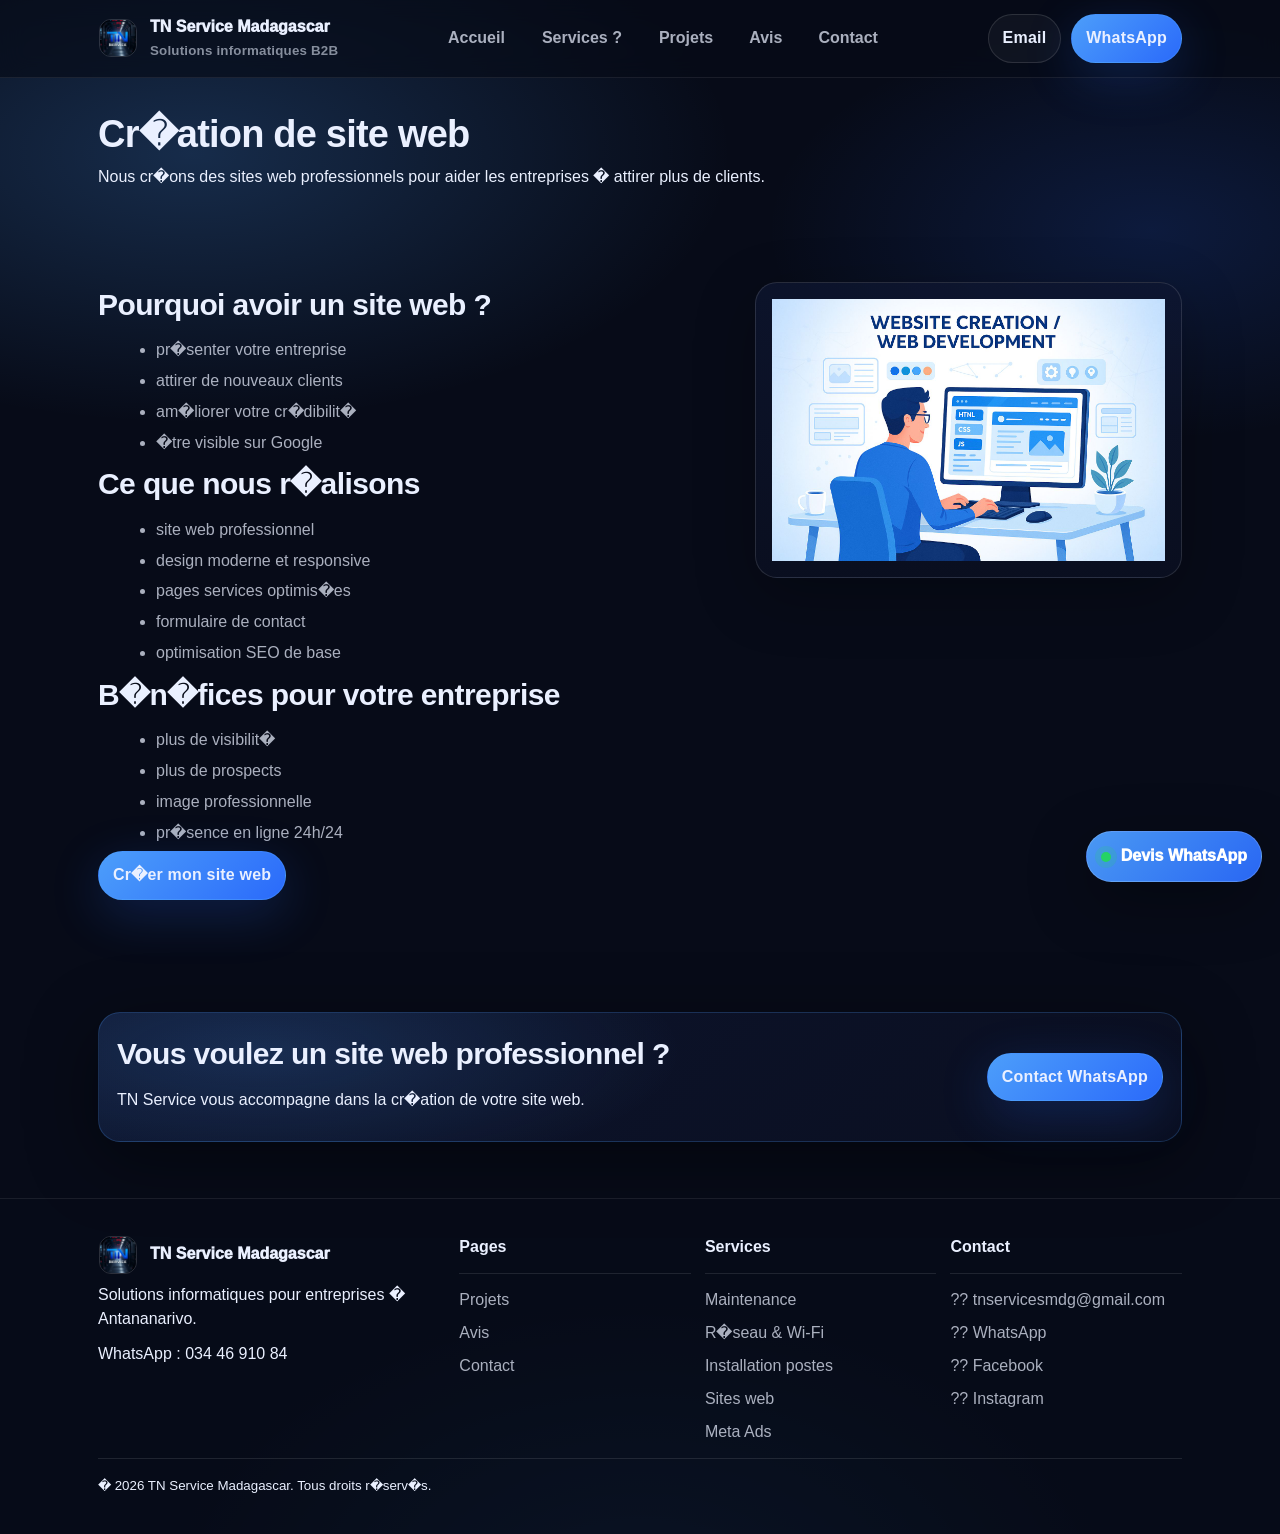
<file: services-site-web.html>
<!doctype html>
<html lang="fr">

<head>
<!-- Google Tag Manager -->
<script>(function(w,d,s,l,i){w[l]=w[l]||[];w[l].push({'gtm.start':
new Date().getTime(),event:'gtm.js'});var f=d.getElementsByTagName(s)[0],
j=d.createElement(s),dl=l!='dataLayer'?'&l='+l:'';j.async=true;j.src=
'https://www.googletagmanager.com/gtm.js?id='+i+dl;f.parentNode.insertBefore(j,f);
})(window,document,'script','dataLayer','GTM-WH5J48HJ');</script>
<!-- End Google Tag Manager -->

<meta charset="utf-8">

<meta name="viewport" content="width=device-width, initial-scale=1">

<title>Cr�ation de site web | TN Service Madagascar</title>

<meta name="description" content="Cr�ation de sites web professionnels pour entreprises � Antananarivo : site vitrine, SEO et g�n�ration de prospects.">

<link rel="stylesheet" href="css/style.css">

</head>

<body>
<!-- Google Tag Manager (noscript) -->
<noscript><iframe src="https://www.googletagmanager.com/ns.html?id=GTM-WH5J48HJ"
height="0" width="0" style="display:none;visibility:hidden"></iframe></noscript>
<!-- End Google Tag Manager (noscript) -->

<header class="topbar">
  <div class="container">
    <nav class="nav" aria-label="Navigation principale">
      <a class="brand" href="index.html" aria-label="TN Service Madagascar - Accueil">
        <span class="brand-badge" aria-hidden="true" style="background:transparent;border:0;box-shadow:none;padding:0;">
          <img
            src="assets/logo/logo-tn-service.png"
            alt="Logo TN Service Madagascar"
            style="width:38px;height:38px;border-radius:12px;border:1px solid rgba(255,255,255,0.15);"
            onerror="this.remove(); this.parentElement.textContent='TN';"
          />
        </span>
        <span>
          TN Service Madagascar
          <small>Solutions informatiques B2B</small>
        </span>
      </a>

      <div class="menu" role="navigation">
        <a href="index.html">Accueil</a>

        <div class="dropdown" id="servicesDropdown">
          <button id="servicesDropdownBtn" aria-haspopup="true" aria-expanded="false" type="button">
            Services <span aria-hidden="true">?</span>
          </button>
          <div class="dropdown-panel" role="menu" aria-label="Sous-menu services">
            <a role="menuitem" href="services-maintenance.html">Maintenance informatique</a>
            <a role="menuitem" href="services-reseau.html">R�seau & Wi-Fi entreprise</a>
            <a role="menuitem" href="services-installation-postes.html">Installation postes</a>
            <a role="menuitem" href="services-site-web.html">Cr�ation de sites web</a>
            <a role="menuitem" href="services-meta-ads.html">Publicit� Facebook / Meta Ads</a>
          </div>
        </div>

        <a href="projets.html">Projets</a>
        <a href="avis.html">Avis</a>
        <a href="contact.html">Contact</a>
      </div>

      <div class="actions">
        <a class="btn" href="mailto:tnservicesmdg@gmail.com" title="Envoyer un email">Email</a>
        <a class="btn primary" href="https://wa.me/261344691084" target="_blank" rel="noopener">WhatsApp</a>
        <button class="btn icon-btn mobile-toggle" id="mobileToggle" type="button" aria-label="Ouvrir le menu">?</button>
      </div>
    </nav>

    <div class="mobile-menu" id="mobileMenu" aria-label="Menu mobile">
      <a href="index.html">Accueil</a>
      <a href="projets.html">Projets</a>
      <a href="avis.html">Avis</a>
      <a href="contact.html">Contact</a>

      <div class="sub">
        <a href="services-maintenance.html">Service � Maintenance informatique</a>
        <a href="services-reseau.html">Service � R�seau & Wi-Fi</a>
        <a href="services-installation-postes.html">Service � Installation postes</a>
        <a href="services-site-web.html">Service � Cr�ation site web</a>
        <a href="services-meta-ads.html">Service � Meta Ads</a>
      </div>

      <div class="divider"></div>

      <a href="mailto:tnservicesmdg@gmail.com">?? tnservicesmdg@gmail.com</a>
      <a href="https://web.facebook.com/tnservicemdg/" target="_blank" rel="noopener">?? Facebook</a>
      <a href="https://www.instagram.com/tn_services_mdg/" target="_blank" rel="noopener">?? Instagram</a>

      <a class="btn primary" href="https://wa.me/261344691084" target="_blank" rel="noopener" style="margin-top:10px; display:inline-flex;">
        Contacter sur WhatsApp
      </a>
    </div>
  </div>
</header>

<main>

<section class="page-title">

<div class="container">

<h1>Cr�ation de site web</h1>

<p>

Nous cr�ons des sites web professionnels pour aider les entreprises � attirer plus de clients.

</p>

</div>

</section>

<section>

<div class="container service-layout">

<div>

<h2>Pourquoi avoir un site web ?</h2>

<ul class="list">

<li>pr�senter votre entreprise</li>

<li>attirer de nouveaux clients</li>

<li>am�liorer votre cr�dibilit�</li>

<li>�tre visible sur Google</li>

</ul>

<h2>Ce que nous r�alisons</h2>

<ul class="list">

<li>site web professionnel</li>

<li>design moderne et responsive</li>

<li>pages services optimis�es</li>

<li>formulaire de contact</li>

<li>optimisation SEO de base</li>

</ul>

<h2>B�n�fices pour votre entreprise</h2>

<ul class="list">

<li>plus de visibilit�</li>

<li>plus de prospects</li>

<li>image professionnelle</li>

<li>pr�sence en ligne 24h/24</li>

</ul>

<a class="btn primary" href="https://wa.me/261344691084">

Cr�er mon site web

</a>

</div>

<div class="card">

<img src="assets/img/web.jpg" alt="Cr�ation site web professionnel">

</div>

</div>

</section>

<section>

<div class="container">

<div class="cta">

<div>

<h2>Vous voulez un site web professionnel ?</h2>

<p>

TN Service vous accompagne dans la cr�ation de votre site web.

</p>

</div>

<a class="btn primary" href="https://wa.me/261344691084">

Contact WhatsApp

</a>

</div>

</div>

</section>

</main>

<footer class="footer">
  <div class="container">
    <div class="footer-grid" style="grid-template-columns: 1.5fr 1fr 1fr 1fr;">
      <div>
        <div class="brand" style="margin-bottom:8px;">
          <span class="brand-badge" aria-hidden="true" style="background:transparent;border:0;box-shadow:none;padding:0;">
            <img
              src="assets/logo/logo-tn-service.png"
              alt="Logo TN Service Madagascar"
              style="width:38px;height:38px;border-radius:12px;border:1px solid rgba(255,255,255,0.15);"
              onerror="this.remove(); this.parentElement.textContent='TN';"
            />
          </span>
          <span>TN Service Madagascar</span>
        </div>
        <p>Solutions informatiques pour entreprises � Antananarivo.</p>
        <span class="badge">WhatsApp : 034 46 910 84</span>
      </div>

      <div>
        <strong>Pages</strong>
        <div class="divider"></div>
        <div style="display:grid; gap:8px;">
          <a href="projets.html">Projets</a>
          <a href="avis.html">Avis</a>
          <a href="contact.html">Contact</a>
        </div>
      </div>

      <div>
        <strong>Services</strong>
        <div class="divider"></div>
        <div style="display:grid; gap:8px;">
          <a href="services-maintenance.html">Maintenance</a>
          <a href="services-reseau.html">R�seau & Wi-Fi</a>
          <a href="services-installation-postes.html">Installation postes</a>
          <a href="services-site-web.html">Sites web</a>
          <a href="services-meta-ads.html">Meta Ads</a>
        </div>
      </div>

      <div>
        <strong>Contact</strong>
        <div class="divider"></div>
        <div style="display:grid; gap:8px;">
          <a href="mailto:tnservicesmdg@gmail.com">?? tnservicesmdg@gmail.com</a>
          <a href="https://wa.me/261344691084" target="_blank" rel="noopener">?? WhatsApp</a>
          <a href="https://web.facebook.com/tnservicemdg/" target="_blank" rel="noopener">?? Facebook</a>
          <a href="https://www.instagram.com/tn_services_mdg/" target="_blank" rel="noopener">?? Instagram</a>
        </div>
      </div>
    </div>

    <div class="divider"></div>
    <small>� <span id="year"></span> TN Service Madagascar. Tous droits r�serv�s.</small>
  </div>
</footer>

<script>
  document.getElementById("year").textContent = new Date().getFullYear();
</script>
<script src="js/script.js"></script>

</body>

</html>
</file>
<file: css/style.css>
﻿/* ==========================================================
   TN Service Madagascar  Marketing UI (2026)
   Modern, clean, conversion-first. Works with existing HTML.
   ========================================================== */

/* ---- CSS Reset (light) ---- */
*{box-sizing:border-box}
html,body{margin:0;padding:0}
img{max-width:100%;display:block}
a{color:inherit;text-decoration:none}
button,input,textarea{font:inherit}

/* ---- Theme ---- */
:root{
  --bg:#070B18;
  --panel:#0B1022;
  --panel2:#0E1630;
  --text:#EAF0FF;
  --muted:rgba(234,240,255,0.72);
  --muted2:rgba(234,240,255,0.56);

  --primary:#4EA1FF;
  --primary2:#2B6CFF;
  --success:#25D366;

  --border:rgba(255,255,255,0.12);
  --shadow:0 18px 70px rgba(0,0,0,0.45);

  --radius:18px;
  --radius2:22px;

  --max:1120px;
}

/* ---- Base ---- */
body{
  background:
    radial-gradient(900px 450px at 15% 10%, rgba(78,161,255,0.22), transparent 60%),
    radial-gradient(700px 380px at 90% 15%, rgba(43,108,255,0.16), transparent 55%),
    radial-gradient(800px 520px at 50% 105%, rgba(78,161,255,0.12), transparent 60%),
    var(--bg);
  color:var(--text);
  font-family:'Inter', sans-serif;
  line-height:1.55;
}

.container{
  width:100%;
  max-width:var(--max);
  margin:0 auto;
  padding:0 18px;
}

.skip-link{
  position:absolute;
  left:-9999px;
  top:auto;
  width:1px;height:1px;
  overflow:hidden;
}
.skip-link:focus{
  left:18px; top:12px;
  width:auto;height:auto;
  padding:10px 12px;
  border-radius:12px;
  background:var(--panel2);
  border:1px solid var(--border);
  z-index:9999;
}

/* ---- Buttons ---- */
.btn{
  display:inline-flex;
  align-items:center;
  justify-content:center;
  gap:10px;
  padding:11px 14px;
  border-radius:999px;
  border:1px solid var(--border);
  background:rgba(255,255,255,0.04);
  color:var(--text);
  font-weight:800;
  letter-spacing:0.2px;
  transition:transform .15s ease, background .15s ease, border-color .15s ease;
}
.btn:hover{transform:translateY(-1px); background:rgba(255,255,255,0.06); border-color:rgba(255,255,255,0.18)}
.btn.primary{
  border-color:rgba(78,161,255,0.35);
  background:linear-gradient(135deg, rgba(78,161,255,0.98), rgba(43,108,255,0.98));
  box-shadow:0 14px 50px rgba(43,108,255,0.22);
}
.btn.primary:hover{border-color:rgba(255,255,255,0.22)}
.btn.icon-btn{padding:10px 12px}

/* ---- Header / Nav ---- */
.topbar{
  position:sticky;
  top:0;
  z-index:1000;
  background:rgba(7,11,24,0.65);
  backdrop-filter: blur(12px);
  border-bottom:1px solid rgba(255,255,255,0.08);
}
.nav{
  display:flex;
  align-items:center;
  justify-content:space-between;
  gap:14px;
  padding:14px 0;
}
.brand{
  display:flex;
  align-items:center;
  gap:12px;
  font-weight:950;
}
.brand small{
  display:block;
  font-weight:700;
  color:var(--muted2);
  margin-top:2px;
  letter-spacing:0.2px;
}
.brand-badge{
  width:40px;height:40px;
  display:grid;
  place-items:center;
  border-radius:14px;
  border:1px solid rgba(255,255,255,0.16);
  background:linear-gradient(180deg, rgba(255,255,255,0.06), rgba(255,255,255,0.02));
  box-shadow:0 16px 40px rgba(0,0,0,0.30);
  font-weight:950;
}

.menu{
  display:flex;
  align-items:center;
  gap:16px;
  color:var(--muted);
  font-weight:800;
}
.menu a{
  padding:10px 10px;
  border-radius:12px;
  transition:background .15s ease, color .15s ease;
}
.menu a:hover{background:rgba(255,255,255,0.05); color:var(--text)}
.actions{display:flex; align-items:center; gap:10px}

.mobile-toggle{display:none}

/* ---- Dropdown ---- */
.dropdown{position:relative}
.dropdown button{
  cursor:pointer;
  padding:10px 10px;
  border-radius:12px;
  border:1px solid transparent;
  background:transparent;
  color:var(--muted);
  font-weight:900;
}
.dropdown button:hover{background:rgba(255,255,255,0.05); color:var(--text)}
.dropdown-panel{
  position:absolute;
  top:48px; left:0;
  min-width:270px;
  padding:10px;
  border-radius:16px;
  border:1px solid rgba(255,255,255,0.14);
  background:linear-gradient(180deg, rgba(14,22,48,0.98), rgba(11,16,34,0.98));
  box-shadow: var(--shadow);
  display:none;
}
.dropdown.open .dropdown-panel{display:block}
.dropdown-panel a{
  display:block;
  padding:10px 12px;
  border-radius:12px;
  color:var(--muted);
  font-weight:800;
}
.dropdown-panel a:hover{background:rgba(255,255,255,0.06); color:var(--text)}

/* ---- Mobile menu ---- */
.mobile-menu{
  display:none;
  margin-bottom:14px;
  border-radius:18px;
  border:1px solid rgba(255,255,255,0.10);
  background:rgba(11,16,34,0.92);
  box-shadow:var(--shadow);
  padding:12px;
}
.mobile-menu a{
  display:block;
  padding:10px 12px;
  border-radius:12px;
  color:var(--muted);
  font-weight:850;
}
.mobile-menu a:hover{background:rgba(255,255,255,0.06); color:var(--text)}
.mobile-menu .sub{margin-top:6px; padding-top:8px; border-top:1px dashed rgba(255,255,255,0.14)}

/* ---- Sections ---- */
section{padding:56px 0}
.page-title{padding:36px 0 26px}
.page-title h1{margin:0 0 10px; font-size:38px; letter-spacing:-0.8px}
h1{font-size:46px; line-height:1.08; margin:0 0 12px; letter-spacing:-1px}
h2{font-size:30px; margin:0 0 10px; letter-spacing:-0.6px}
h3{font-size:18px; margin:0 0 8px}
p{margin:0 0 10px}
.lead{font-size:16px; color:var(--muted); max-width:70ch}
.note{color:var(--muted2); font-weight:700}

.section-head{
  display:flex;
  align-items:flex-end;
  justify-content:space-between;
  gap:14px;
  margin-bottom:16px;
}

.breadcrumbs{color:var(--muted2); font-weight:750}
.breadcrumbs a{color:var(--muted)}
.breadcrumbs a:hover{color:var(--text); text-decoration:underline}

/* ---- Hero ---- */
.hero{padding:62px 0 46px}
.kicker{
  display:inline-flex;
  align-items:center;
  gap:10px;
  padding:8px 12px;
  border-radius:999px;
  border:1px solid rgba(255,255,255,0.12);
  background:rgba(255,255,255,0.03);
  color:var(--muted);
  font-weight:850;
  margin-bottom:14px;
}
.dot{
  width:9px;height:9px;border-radius:50%;
  background:var(--success);
  box-shadow:0 0 0 6px rgba(37,211,102,0.14);
}
.hero-grid{
  display:grid;
  grid-template-columns: 1.3fr 0.9fr;
  gap:18px;
  align-items:stretch;
}
.hero-actions{display:flex; gap:10px; flex-wrap:wrap; margin-top:14px}

.hero-card{
  border-radius:var(--radius2);
  border:1px solid rgba(255,255,255,0.12);
  background:linear-gradient(180deg, rgba(14,22,48,0.92), rgba(11,16,34,0.92));
  box-shadow:var(--shadow);
  padding:16px;
}
.hero-points{list-style:none; padding:0; margin:12px 0 0; display:grid; gap:10px}
.hero-points li{display:flex; gap:10px; align-items:flex-start}
.icon{
  width:34px;height:34px;border-radius:14px;
  display:grid; place-items:center;
  border:1px solid rgba(255,255,255,0.14);
  background:rgba(255,255,255,0.04);
  font-weight:950;
}
.pill{
  margin-top:14px;
  display:inline-flex;
  gap:10px;
  padding:10px 12px;
  border-radius:999px;
  border:1px solid rgba(255,255,255,0.14);
  background:rgba(255,255,255,0.03);
  color:var(--muted);
  font-weight:900;
}

/* ---- Cards / grids ---- */
.grid{display:grid; gap:14px}
.services{grid-template-columns: repeat(3, 1fr)}
.projects{grid-template-columns: repeat(4, 1fr)}
.testimonials{grid-template-columns: repeat(3, 1fr)}

.card{
  border-radius:var(--radius2);
  border:1px solid rgba(255,255,255,0.12);
  background:linear-gradient(180deg, rgba(14,22,48,0.78), rgba(11,16,34,0.78));
  box-shadow:0 18px 60px rgba(0,0,0,0.28);
  padding:16px;
  transition:transform .15s ease, border-color .15s ease, background .15s ease;
}
.card:hover{transform:translateY(-2px); border-color:rgba(255,255,255,0.18); background:linear-gradient(180deg, rgba(14,22,48,0.86), rgba(11,16,34,0.86))}
.card p{color:var(--muted)}
.link{color:var(--text); font-weight:900}
.link:hover{text-decoration:underline}

.tag{
  display:inline-flex;
  padding:6px 10px;
  border-radius:999px;
  border:1px solid rgba(78,161,255,0.25);
  background:rgba(78,161,255,0.10);
  color:rgba(234,240,255,0.85);
  font-weight:900;
  font-size:12px;
  margin-bottom:10px;
}

.project-media{
  border-radius:16px;
  overflow:hidden;
  border:1px solid rgba(255,255,255,0.12);
  background:rgba(255,255,255,0.03);
}
.project-media img{width:100%; height:170px; object-fit:cover}

.stars{letter-spacing:1px; font-weight:950}

/* ---- Service layout ---- */
.service-layout{
  display:grid;
  grid-template-columns: 1.2fr 0.8fr;
  gap:16px;
  align-items:start;
}
.list{margin:10px 0 0 18px; color:var(--muted)}
.list li{margin:6px 0}

/* ---- CTA ---- */
.cta{
  border-radius:var(--radius2);
  border:1px solid rgba(78,161,255,0.22);
  background:
    radial-gradient(700px 220px at 15% 30%, rgba(78,161,255,0.18), transparent 60%),
    linear-gradient(135deg, rgba(14,22,48,0.92), rgba(11,16,34,0.92));
  box-shadow:var(--shadow);
  padding:18px;
  display:flex;
  align-items:center;
  justify-content:space-between;
  gap:14px;
}

/* ---- Forms ---- */
label{display:block; margin:10px 0 6px; color:var(--muted); font-weight:850}
input, textarea{
  width:100%;
  border-radius:14px;
  border:1px solid rgba(255,255,255,0.14);
  background:rgba(255,255,255,0.03);
  padding:12px 12px;
  color:var(--text);
  outline:none;
}
textarea{min-height:120px; resize:vertical}
input:focus, textarea:focus{border-color:rgba(78,161,255,0.45)}

/* ---- Footer ---- */
.footer{
  padding:36px 0;
  border-top:1px solid rgba(255,255,255,0.08);
  background:rgba(7,11,24,0.55);
}
.footer a{color:var(--muted)}
.footer a:hover{color:var(--text); text-decoration:underline}
.footer-grid{
  display:grid;
  grid-template-columns: 1.5fr 1fr 1fr 1fr;
  gap:14px;
}
.divider{height:1px; background:rgba(255,255,255,0.10); margin:14px 0}

/* ---- Floating WhatsApp (conversion booster) ---- */
.wa-float{
  position:fixed;
  right:18px;
  bottom:18px;
  z-index:999;
  display:inline-flex;
  align-items:center;
  gap:10px;
  padding:12px 14px;
  border-radius:999px;
  border:1px solid rgba(255,255,255,0.16);
  background:linear-gradient(135deg, rgba(78,161,255,0.95), rgba(43,108,255,0.95));
  color:#fff;
  font-weight:950;
  box-shadow:0 18px 60px rgba(0,0,0,0.35);
}
.wa-float:hover{transform:translateY(-1px)}
.wa-float .wa-dot{
  width:10px;height:10px;border-radius:50%;
  background:var(--success);
  box-shadow:0 0 0 6px rgba(37,211,102,0.18);
/* ---- Animations ---- */
@keyframes fadeInUp {
  from {
    opacity: 0;
    transform: translateY(30px);
  }
  to {
    opacity: 1;
    transform: translateY(0);
  }
}

@keyframes pulse {
  0% { transform: scale(1); }
  50% { transform: scale(1.05); }
  100% { transform: scale(1); }
}

.animate-on-scroll {
  opacity: 0;
  transform: translateY(30px);
  transition: opacity 0.8s ease, transform 0.8s ease;
}

.animate-on-scroll.animate {
  opacity: 1;
  transform: translateY(0);
}

.btn:hover {
  animation: pulse 0.3s ease;
}

.card:hover {
  transform: translateY(-5px);
  box-shadow: 0 20px 80px rgba(0,0,0,0.5);
  transition: transform 0.3s ease, box-shadow 0.3s ease;
}

/* ---- Stats ---- */
.stats {
  padding: 60px 0;
  background: var(--panel);
}

.stat .number {
  font-size: 48px;
  font-weight: bold;
  color: var(--primary);
  margin-bottom: 8px;
}

.stat .label {
  font-size: 14px;
  color: var(--muted);
}

/* ---- Responsive ---- */
@media (max-width: 980px){
  .menu{display:none}
  .mobile-toggle{display:inline-flex}
  .hero-grid{grid-template-columns:1fr}
  .services{grid-template-columns: repeat(2, 1fr)}
  .projects{grid-template-columns: repeat(2, 1fr)}
  .testimonials{grid-template-columns: repeat(2, 1fr)}
  .service-layout{grid-template-columns:1fr}
  .cta{flex-direction:column; align-items:flex-start}
  .footer-grid{grid-template-columns:1fr 1fr}
}
@media (max-width: 560px){
  h1{font-size:38px}
  .services{grid-template-columns:1fr}
  .projects{grid-template-columns:1fr}
  .testimonials{grid-template-columns:1fr}
  .footer-grid{grid-template-columns:1fr}
}
</file>
